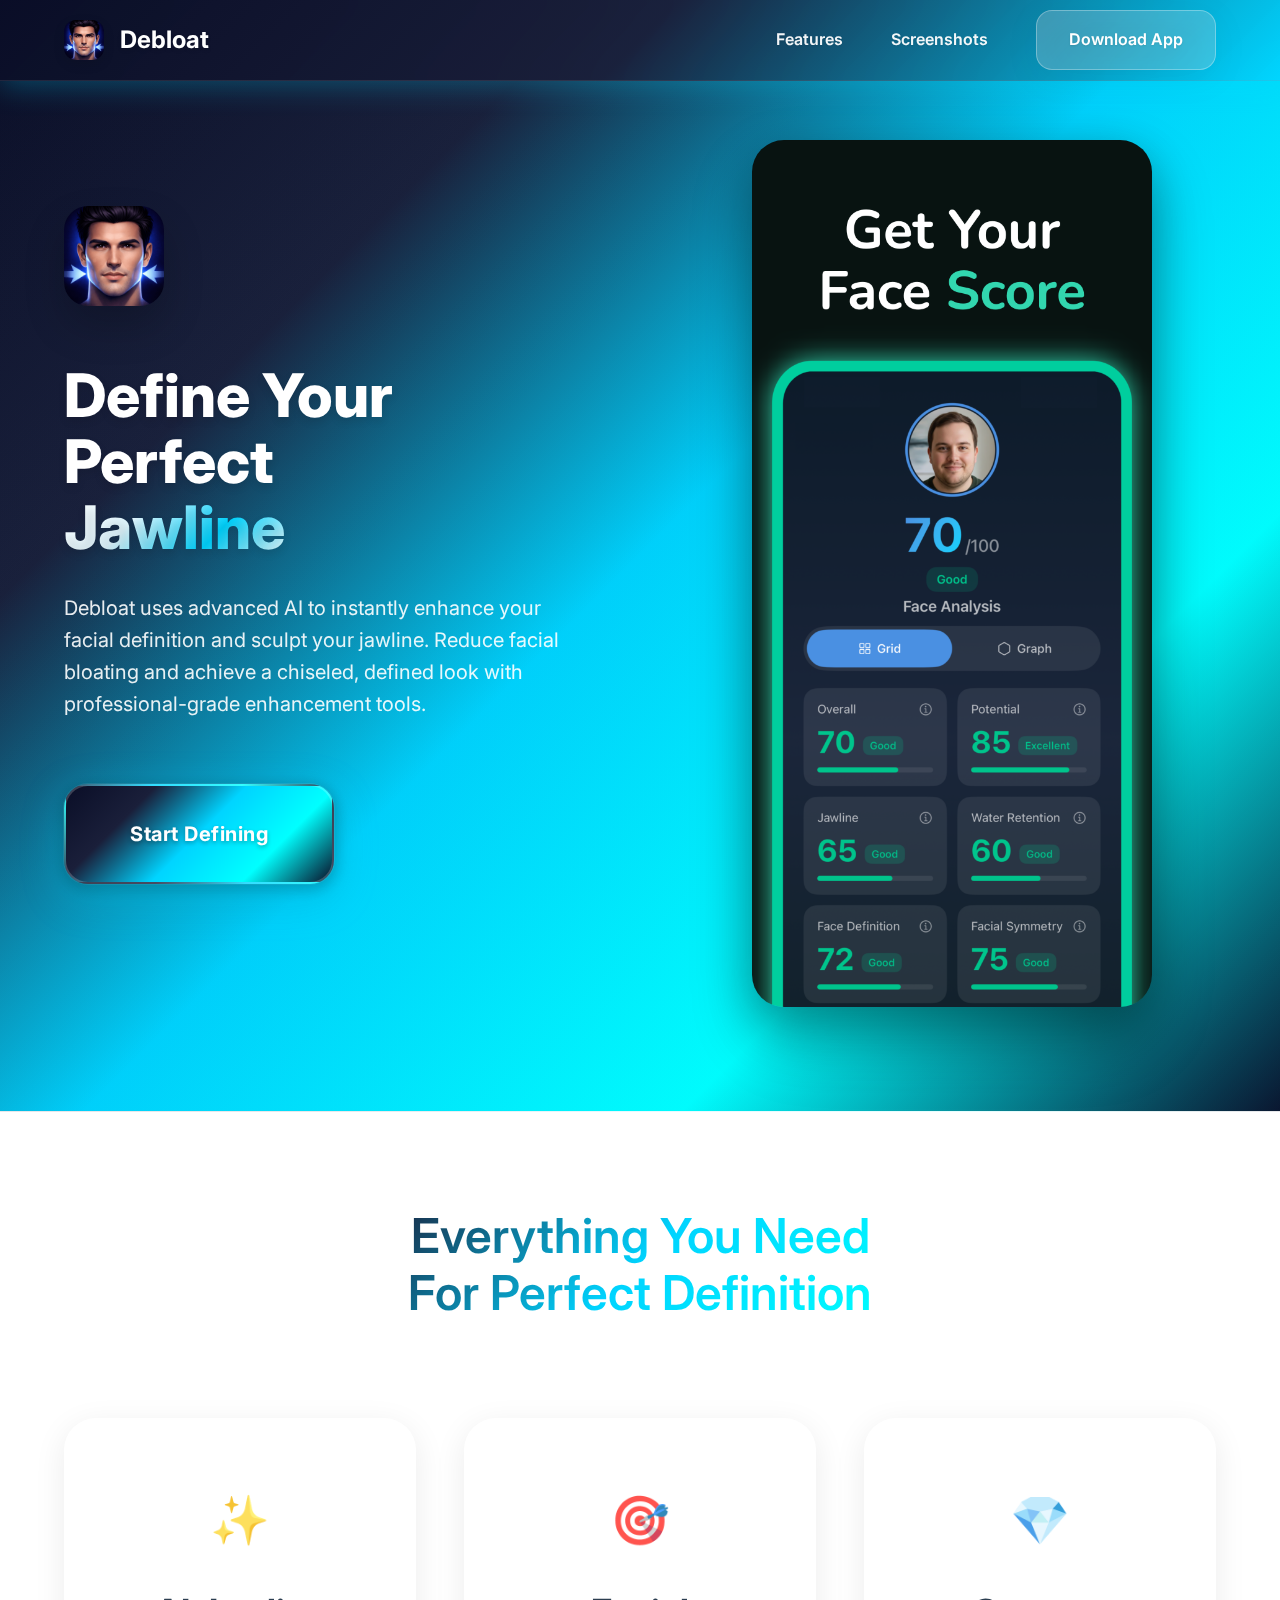
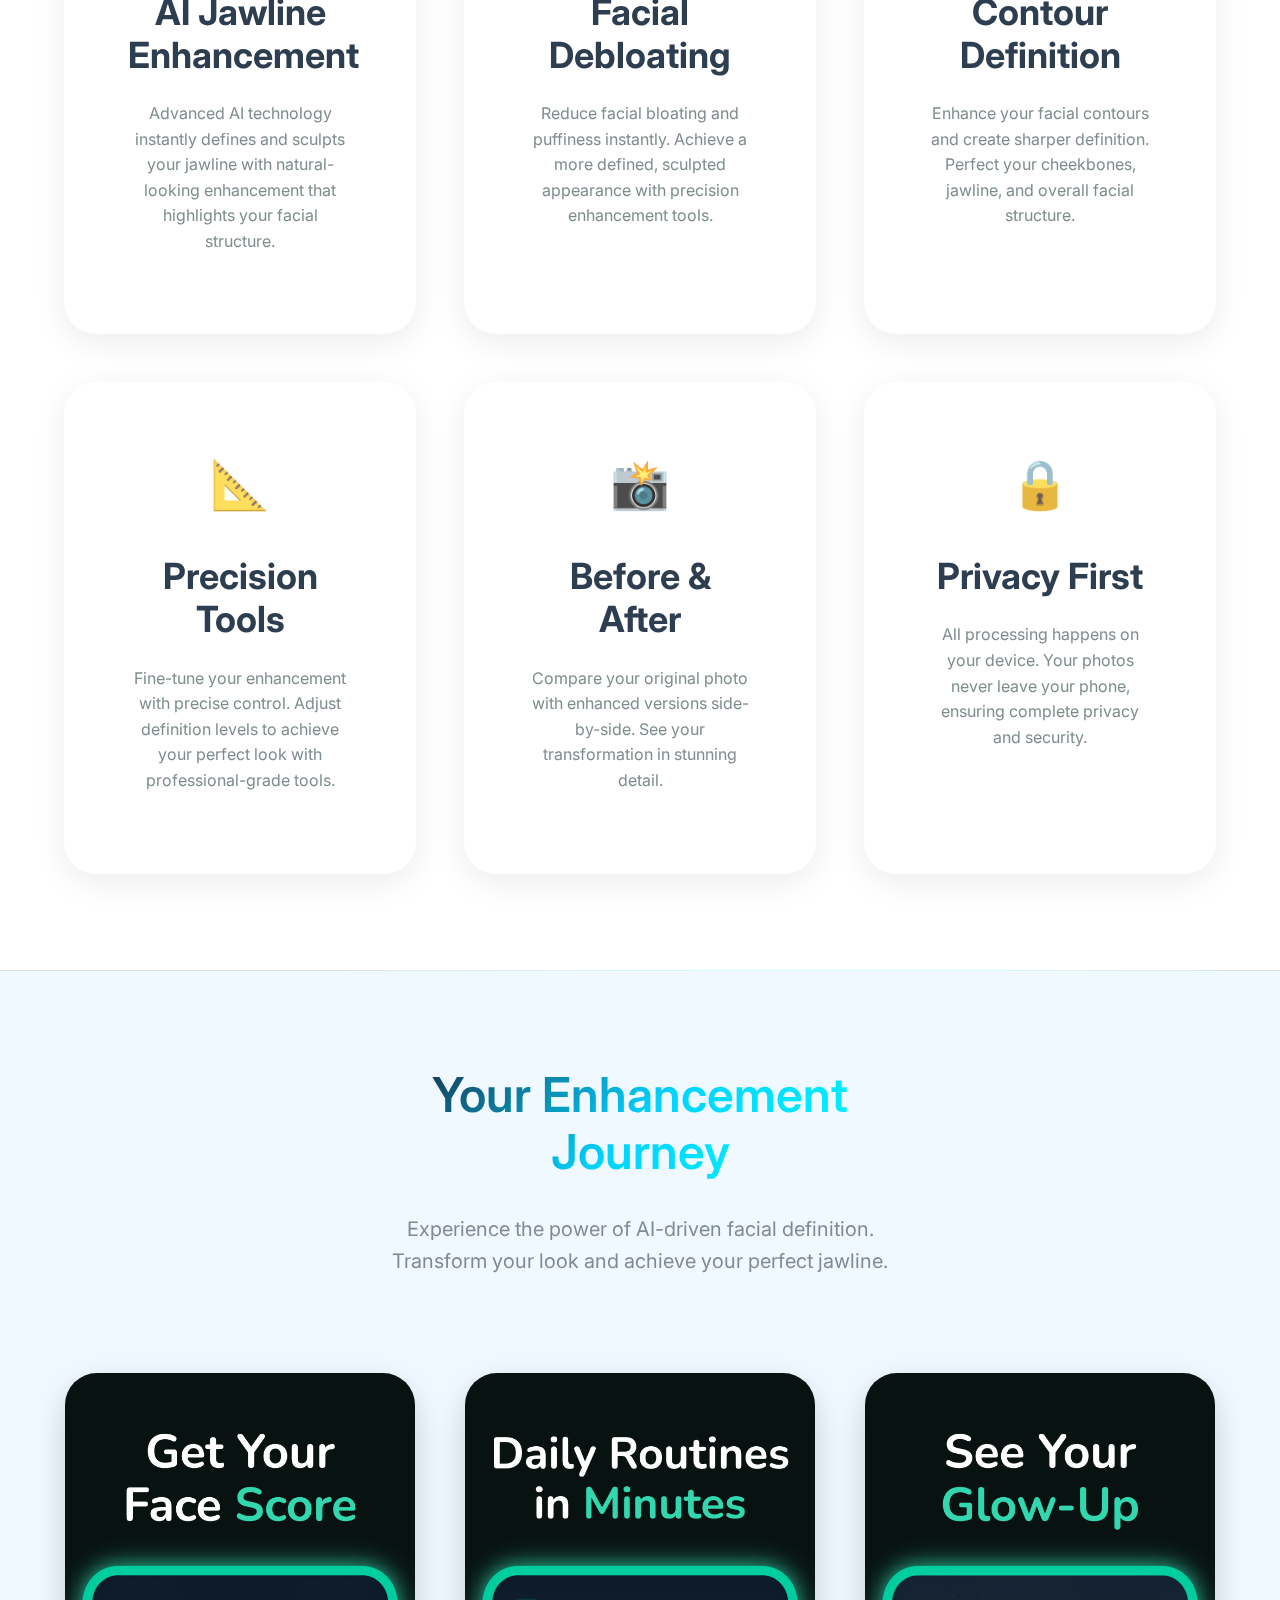
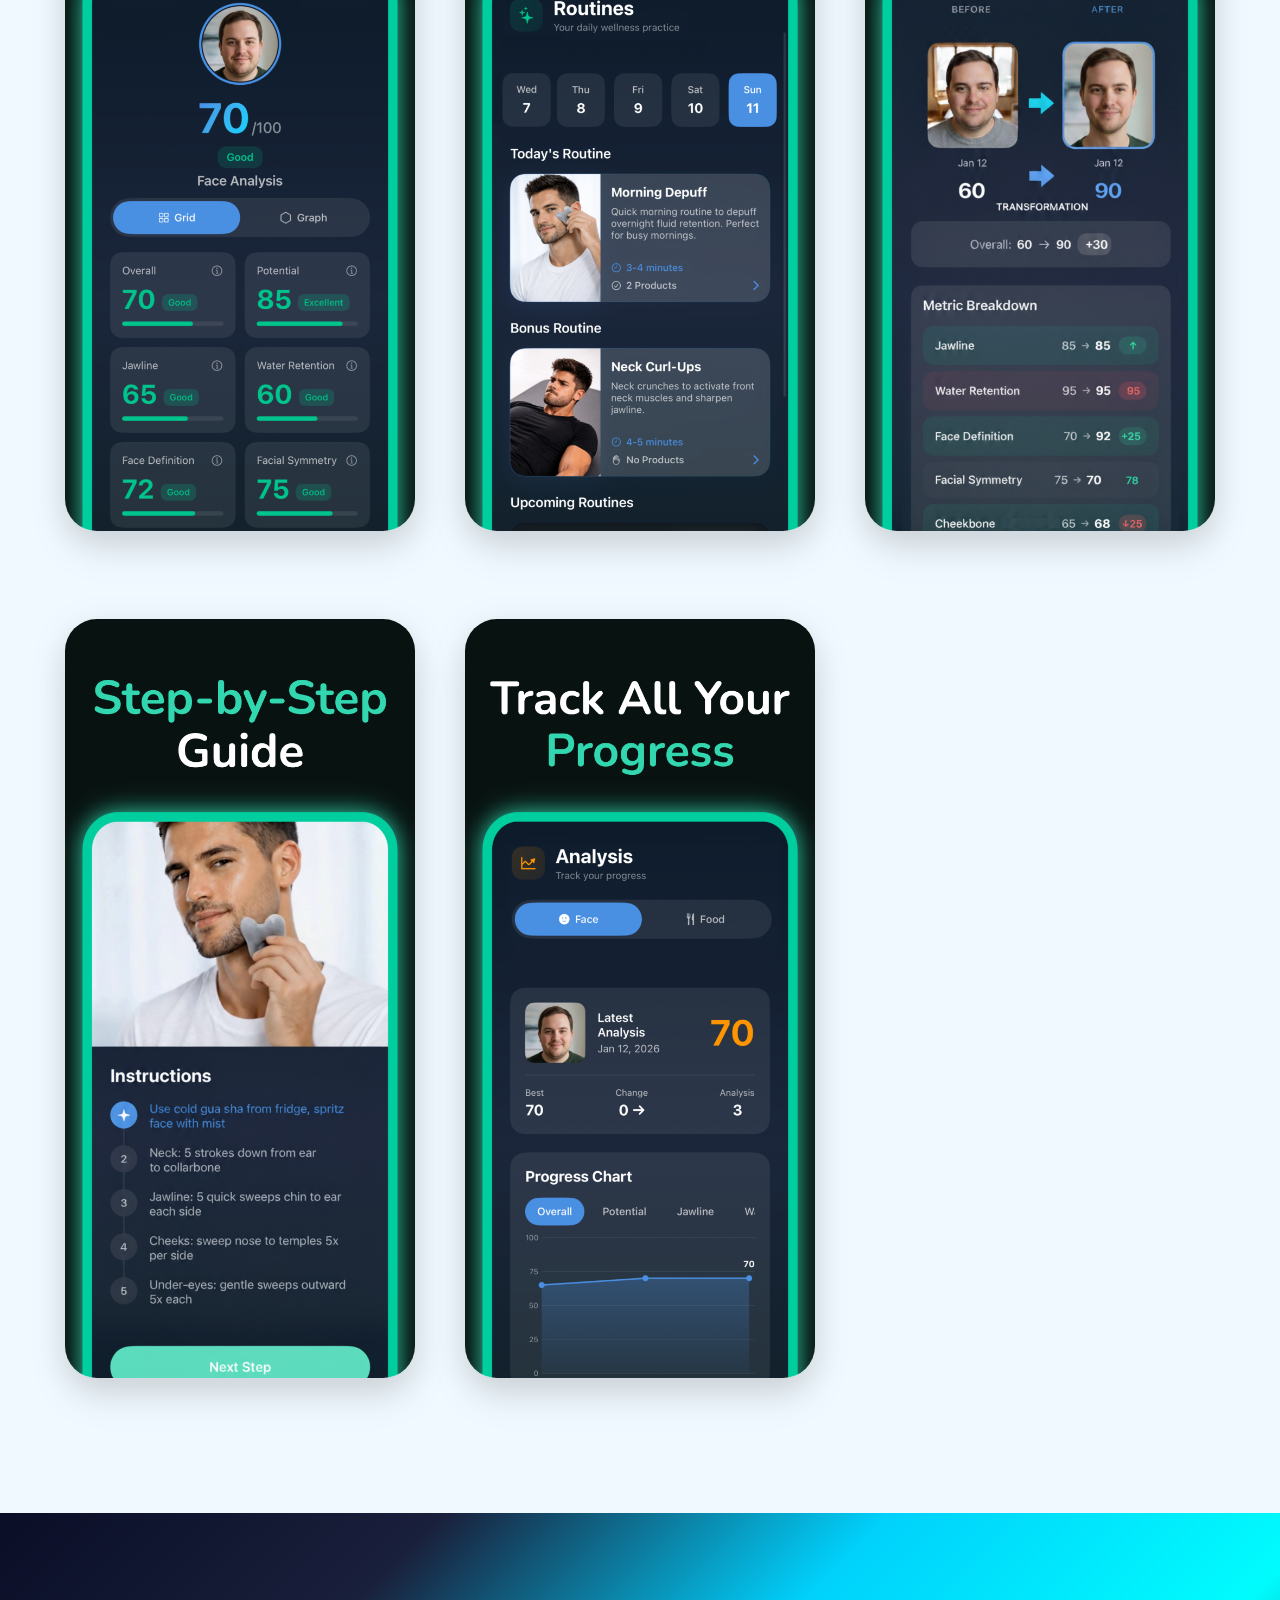
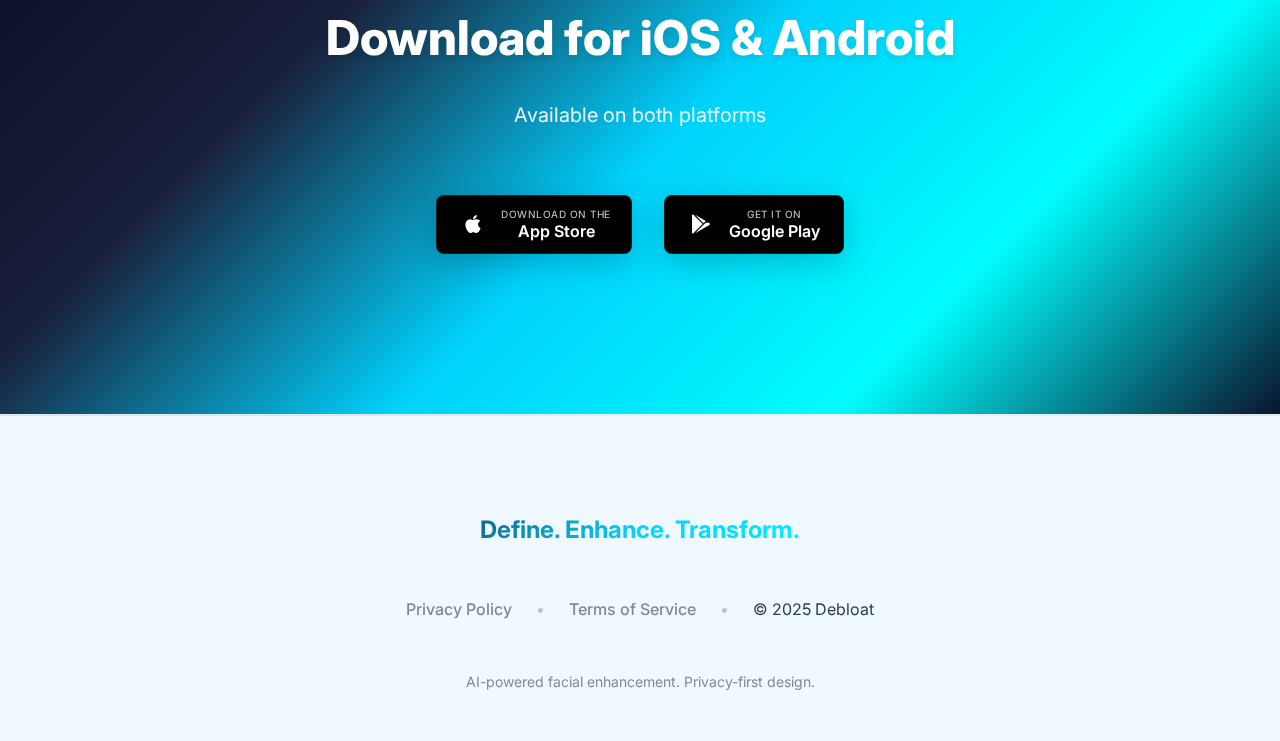
<file: index.html>
<!DOCTYPE html>
<html lang="en">
  <head>
    <meta charset="UTF-8" />
    <meta name="viewport" content="width=device-width, initial-scale=1.0" />
    <title>Debloat - Define Your Perfect Jawline</title>
    <meta
      name="description"
      content="Define your perfect jawline with AI-powered facial enhancement. Reduce facial bloating and achieve a sculpted, defined look instantly."
    />
    <meta
      name="keywords"
      content="facial definition, jawline enhancement, debloat, face sculpting, facial enhancement, mobile app, iOS, Android"
    />

    <!-- Open Graph / Facebook -->
    <meta property="og:type" content="website" />
    <meta property="og:url" content="https://debloat.app/" />
    <meta
      property="og:title"
      content="Debloat - Define Your Perfect Jawline"
    />
    <meta
      property="og:description"
      content="Define your perfect jawline with AI-powered facial enhancement. Reduce facial bloating and achieve a sculpted, defined look instantly."
    />
    <meta
      property="og:image"
      content="https://debloat.app/images/og-image.jpg"
    />

    <!-- Twitter -->
    <meta property="twitter:card" content="summary_large_image" />
    <meta property="twitter:url" content="https://debloat.app/" />
    <meta
      property="twitter:title"
      content="Debloat - Define Your Perfect Jawline"
    />
    <meta
      property="twitter:description"
      content="Define your perfect jawline with AI-powered facial enhancement. Reduce facial bloating and achieve a sculpted, defined look instantly."
    />
    <meta
      property="twitter:image"
      content="https://debloat.app/images/og-image.jpg"
    />

    <!-- Favicon -->
    <link rel="icon" type="image/png" href="images/icon.png" />

    <!-- CSS -->
    <link rel="stylesheet" href="styles.css" />

    <!-- Fonts -->
    <link rel="preconnect" href="https://fonts.googleapis.com" />
    <link rel="preconnect" href="https://fonts.gstatic.com" crossorigin />
    <link
      href="https://fonts.googleapis.com/css2?family=Inter:wght@300;400;500;600;700&display=swap"
      rel="stylesheet"
    />

    <!-- Structured Data -->
    <script type="application/ld+json">
      {
        "@context": "https://schema.org",
        "@type": "MobileApplication",
        "name": "Debloat",
        "description": "Define your perfect jawline with AI-powered facial enhancement",
        "operatingSystem": "iOS, Android",
        "applicationCategory": "Photography",
        "offers": {
          "@type": "Offer",
          "price": "0",
          "priceCurrency": "USD"
        }
      }
    </script>
  </head>
  <body>
    <!-- Navigation -->
    <nav class="navbar">
      <div class="nav-container">
        <div class="nav-logo">
          <img src="images/icon.png" alt="Debloat" class="logo" />
          <span class="logo-text">Debloat</span>
        </div>
        <div class="nav-menu">
          <a href="#features" class="nav-link">Features</a>
          <a href="#screenshots" class="nav-link">Screenshots</a>
          <a href="#download" class="nav-link download-btn">Download App</a>
        </div>
        <div class="nav-toggle">
          <span></span>
          <span></span>
          <span></span>
        </div>
      </div>
    </nav>

    <!-- Hero Section -->
    <section class="hero" id="hero">
      <div class="container">
        <div class="hero-content">
          <div class="hero-icon">
            <img src="images/icon.png" alt="Debloat" class="app-icon" />
          </div>
          <h1 class="hero-title">
            Define Your Perfect<br />
            <span class="gradient-text">Jawline</span>
          </h1>
          <p class="hero-subtitle">
            Debloat uses advanced AI to instantly enhance your facial definition and 
            sculpt your jawline. Reduce facial bloating and achieve a chiseled, 
            defined look with professional-grade enhancement tools.
          </p>
          <div class="hero-cta">
            <a href="#download" class="btn btn-primary">Start Defining</a>
          </div>
        </div>
        <div class="hero-screenshots">
          <div class="screenshot-main">
            <img
              src="images/01.png"
              alt="Debloat Facial Enhancement Interface"
              class="main-screenshot"
            />
          </div>
        </div>
      </div>
    </section>

    <!-- Features Section -->
    <section class="features" id="features">
      <div class="container">
        <div class="section-header">
          <h2>Everything You Need<br />For Perfect Definition</h2>
        </div>
        <div class="features-grid">
          <div class="feature-card">
            <div class="feature-icon">✨</div>
            <h3>AI Jawline Enhancement</h3>
            <p>
              Advanced AI technology instantly defines and sculpts your jawline with 
              natural-looking enhancement that highlights your facial structure.
            </p>
          </div>
          <div class="feature-card">
            <div class="feature-icon">🎯</div>
            <h3>Facial Debloating</h3>
            <p>
              Reduce facial bloating and puffiness instantly. Achieve a more defined, 
              sculpted appearance with precision enhancement tools.
            </p>
          </div>
          <div class="feature-card">
            <div class="feature-icon">💎</div>
            <h3>Contour Definition</h3>
            <p>
              Enhance your facial contours and create sharper definition. Perfect your 
              cheekbones, jawline, and overall facial structure.
            </p>
          </div>
          <div class="feature-card">
            <div class="feature-icon">📐</div>
            <h3>Precision Tools</h3>
            <p>
              Fine-tune your enhancement with precise control. Adjust definition levels 
              to achieve your perfect look with professional-grade tools.
            </p>
          </div>
          <div class="feature-card">
            <div class="feature-icon">📸</div>
            <h3>Before & After</h3>
            <p>
              Compare your original photo with enhanced versions side-by-side. 
              See your transformation in stunning detail.
            </p>
          </div>
          <div class="feature-card">
            <div class="feature-icon">🔒</div>
            <h3>Privacy First</h3>
            <p>
              All processing happens on your device. Your photos never leave your phone, 
              ensuring complete privacy and security.
            </p>
          </div>
        </div>
      </div>
    </section>

    <!-- Screenshots Section -->
    <section class="screenshots" id="screenshots">
      <div class="container">
        <div class="section-header">
          <h2>Your Enhancement<br />Journey</h2>
          <p>
            Experience the power of AI-driven facial definition.<br />
            Transform your look and achieve your perfect jawline.
          </p>
        </div>
        <div class="screenshots-grid">
          <div class="screenshot">
            <img
              src="images/01.png"
              alt="Debloat Main Interface"
            />
          </div>
          <div class="screenshot">
            <img
              src="images/02.png"
              alt="Debloat Enhancement Tools"
            />
          </div>
          <div class="screenshot">
            <img
              src="images/03.png"
              alt="Debloat Definition View"
            />
          </div>
          <div class="screenshot">
            <img
              src="images/04.png"
              alt="Debloat Precision Controls"
            />
          </div>
          <div class="screenshot">
            <img
              src="images/05.png"
              alt="Debloat Results"
            />
          </div>
        </div>
      </div>
    </section>

    <!-- Download Section -->
    <section class="download" id="download">
      <div class="container">
        <div class="download-content">
          <h2>Download for iOS & Android</h2>
          <p>Available on both platforms</p>
          <div class="download-buttons">
            <a href="https://apps.apple.com/app/id6757639856" class="download-btn app-store" target="_blank" rel="noopener noreferrer">
              <div class="store-button">
                <div class="store-icon">
                  <svg width="24" height="24" viewBox="0 0 24 24" fill="currentColor">
                    <path d="M17.05 20.28c-.98.95-2.05.88-3.08.4-1.09-.5-2.08-.48-3.24 0-1.44.62-2.2.44-3.06-.4C2.79 15.25 3.51 7.59 9.05 7.31c1.35.07 2.29.74 3.08.8 1.18-.24 2.31-.93 3.57-.84 1.51.12 2.65.72 3.4 1.8-3.12 1.87-2.38 5.98.48 7.13-.57 1.5-1.31 2.99-2.54 4.09l.01-.01zM12.03 7.25c-.15-2.23 1.66-4.07 3.74-4.25.29 2.58-2.34 4.5-3.74 4.25z"/>
                  </svg>
                </div>
                <div class="store-text">
                  <div class="store-label">Download on the</div>
                  <div class="store-name">App Store</div>
                </div>
              </div>
            </a>
            <a href="#" class="download-btn google-play">
              <div class="store-button">
                <div class="store-icon">
                  <svg width="24" height="24" viewBox="0 0 24 24" fill="currentColor">
                    <path d="M3,20.5V3.5C3,2.91 3.34,2.39 3.84,2.15L13.69,12L3.84,21.85C3.34,21.6 3,21.09 3,20.5M16.81,15.12L6.05,21.34L14.54,12.85L16.81,15.12M20.16,10.81C20.5,11.08 20.75,11.5 20.75,12C20.75,12.5 20.5,12.92 20.16,13.19L16.81,15.12L14.54,12.85L16.81,10.81L20.16,10.81M6.05,2.66L16.81,8.88L14.54,11.15L6.05,2.66Z"/>
                  </svg>
                </div>
                <div class="store-text">
                  <div class="store-label">GET IT ON</div>
                  <div class="store-name">Google Play</div>
                </div>
              </div>
            </a>
          </div>
        </div>
      </div>
    </section>

    <!-- Footer -->
    <footer class="footer">
      <div class="container">
        <div class="footer-content">
          <div class="footer-tagline">
            <p>Define. Enhance. Transform.</p>
          </div>
          <div class="footer-links">
            <a href="privacy.html">Privacy Policy</a>
            <span class="separator">•</span>
            <a href="terms.html">Terms of Service</a>
            <span class="separator">•</span>
            <span>© 2025 Debloat</span>
          </div>
          <div class="footer-note">
            <p>AI-powered facial enhancement. Privacy-first design.</p>
          </div>
        </div>
      </div>
    </footer>

    <!-- JavaScript -->
    <script src="script.js"></script>
  </body>
</html>
</file>
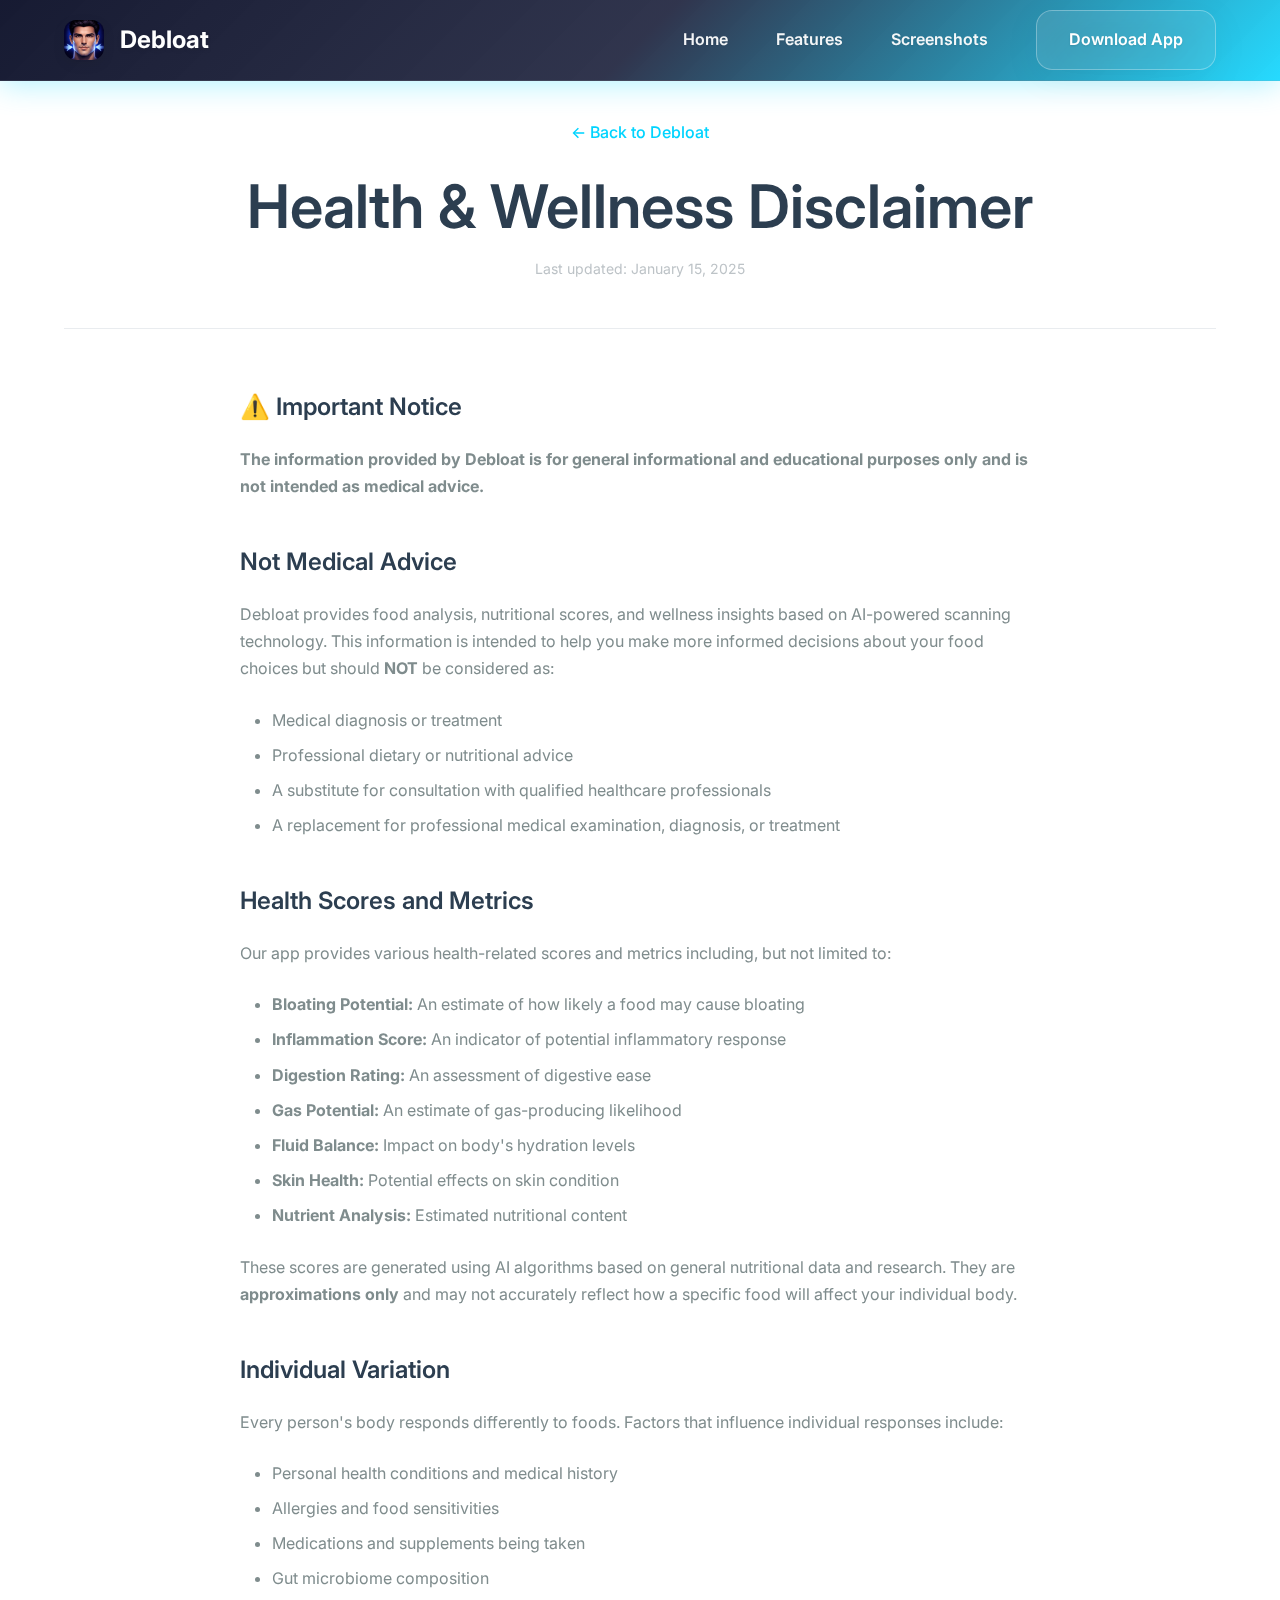
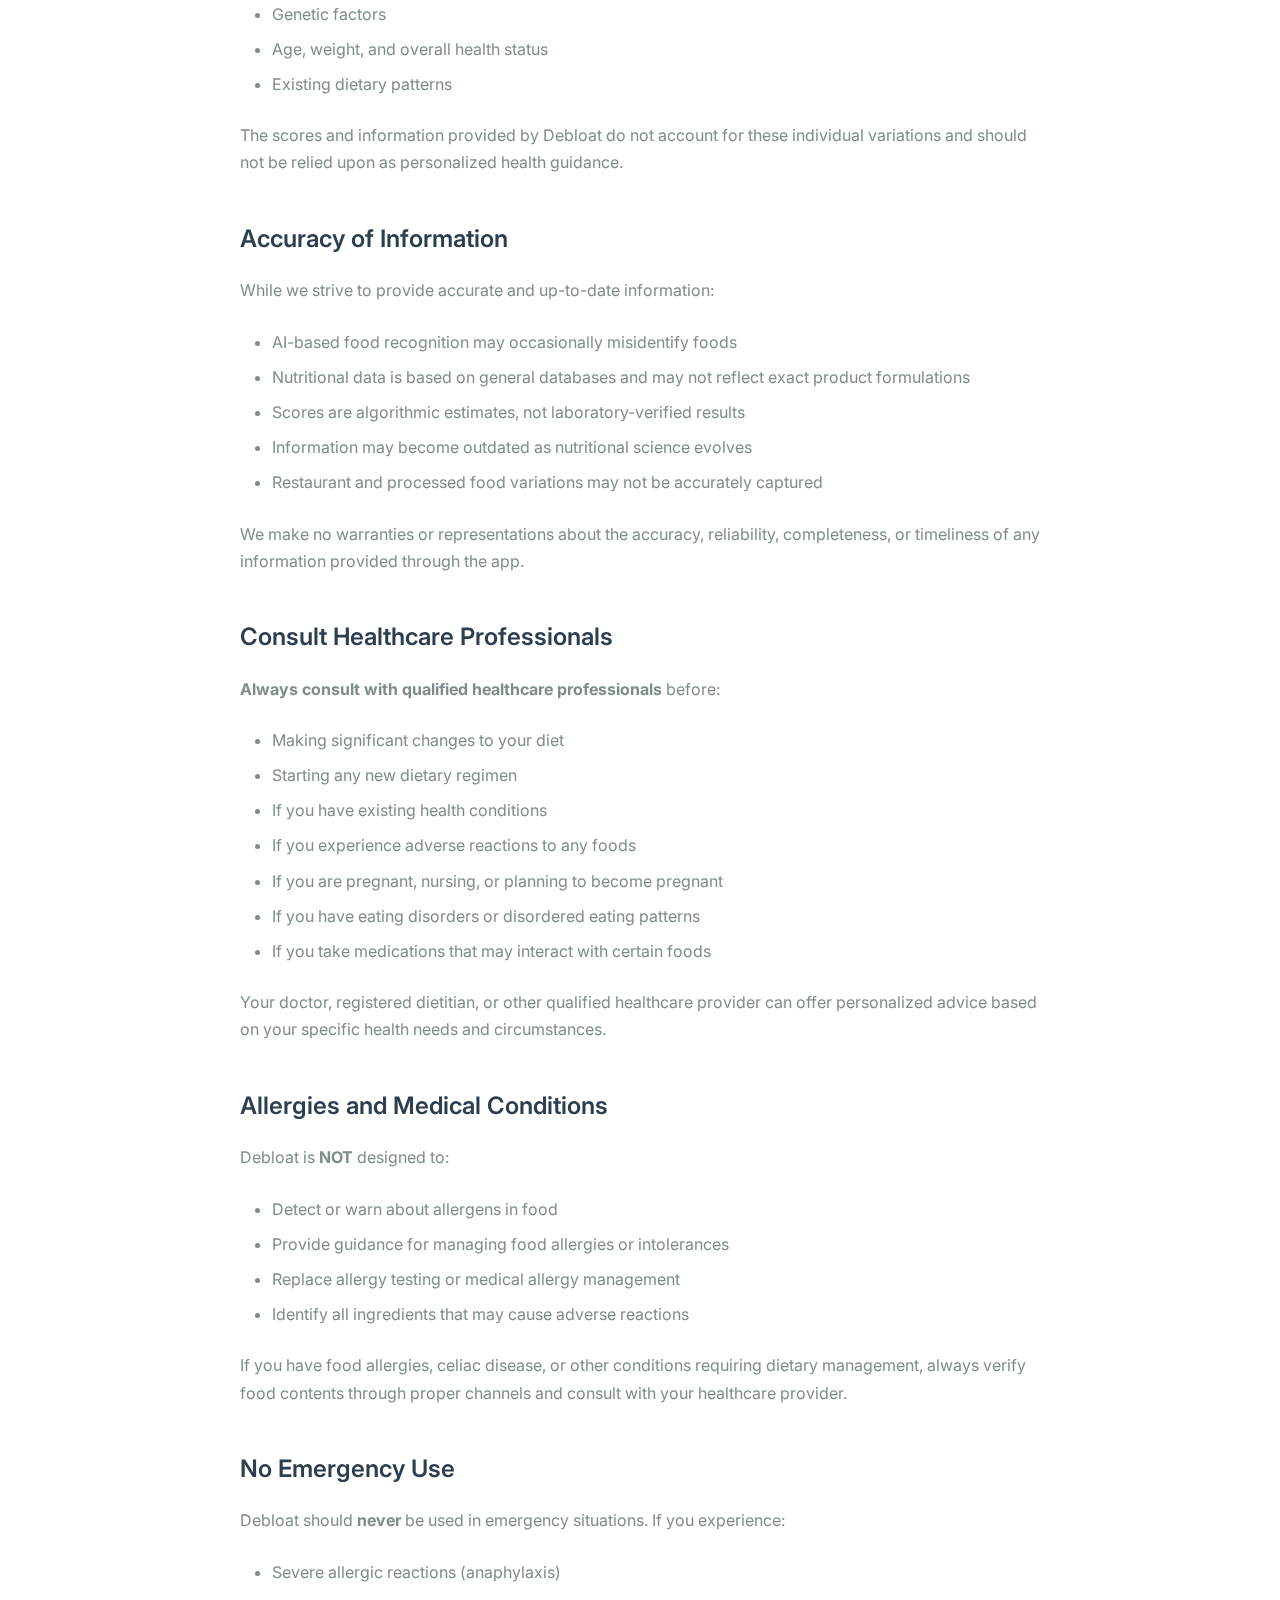
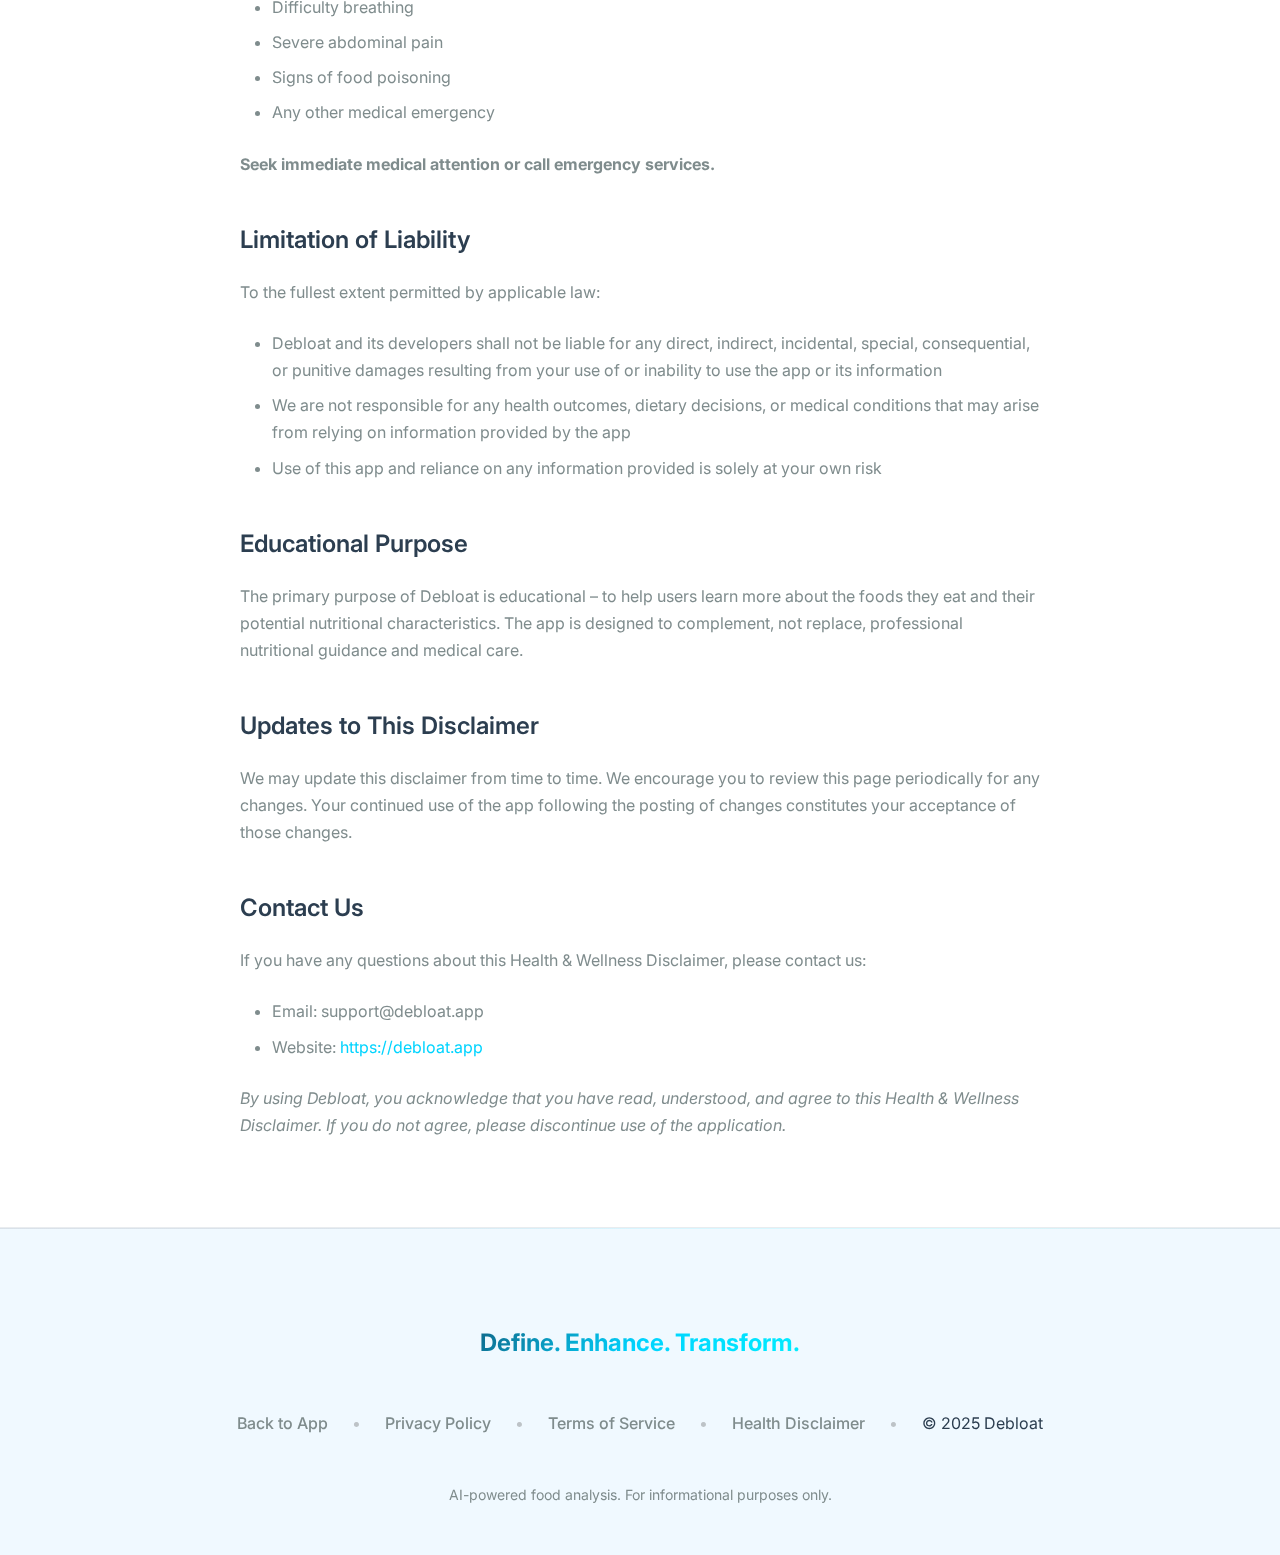
<file: disclaimer.html>
<!DOCTYPE html>
<html lang="en">
  <head>
    <meta charset="UTF-8" />
    <meta name="viewport" content="width=device-width, initial-scale=1.0" />
    <title>Health & Wellness Disclaimer - Debloat</title>
    <meta
      name="description"
      content="Health and wellness information disclaimer for Debloat food scanning app. Important information about our nutritional analysis and health scores."
    />

    <!-- Favicon -->
    <link rel="icon" type="image/png" href="images/icon.png" />

    <!-- CSS -->
    <link rel="stylesheet" href="styles.css" />

    <!-- Fonts -->
    <link rel="preconnect" href="https://fonts.googleapis.com" />
    <link rel="preconnect" href="https://fonts.gstatic.com" crossorigin />
    <link
      href="https://fonts.googleapis.com/css2?family=Inter:wght@300;400;500;600;700&display=swap"
      rel="stylesheet"
    />
  </head>
  <body>
    <!-- Navigation -->
    <nav class="navbar">
      <div class="nav-container">
        <div class="nav-logo">
          <img src="images/icon.png" alt="Debloat" class="logo" />
          <span class="logo-text">Debloat</span>
        </div>
        <div class="nav-menu">
          <a href="index.html" class="nav-link">Home</a>
          <a href="index.html#features" class="nav-link">Features</a>
          <a href="index.html#screenshots" class="nav-link">Screenshots</a>
          <a href="index.html#download" class="nav-link download-btn"
            >Download App</a
          >
        </div>
        <div class="nav-toggle">
          <span></span>
          <span></span>
          <span></span>
        </div>
      </div>
    </nav>

    <!-- Disclaimer Content -->
    <section class="privacy-content">
      <div class="container">
        <div class="privacy-header">
          <a href="index.html" class="back-link">← Back to Debloat</a>
          <h1>Health & Wellness Disclaimer</h1>
          <p class="last-updated">Last updated: January 15, 2025</p>
        </div>

        <div class="privacy-body">
          <div class="disclaimer-notice">
            <h2>⚠️ Important Notice</h2>
            <p>
              <strong>The information provided by Debloat is for general informational 
              and educational purposes only and is not intended as medical advice.</strong>
            </p>
          </div>

          <h2>Not Medical Advice</h2>
          <p>
            Debloat provides food analysis, nutritional scores, and wellness insights 
            based on AI-powered scanning technology. This information is intended to 
            help you make more informed decisions about your food choices but should 
            <strong>NOT</strong> be considered as:
          </p>
          <ul>
            <li>Medical diagnosis or treatment</li>
            <li>Professional dietary or nutritional advice</li>
            <li>A substitute for consultation with qualified healthcare professionals</li>
            <li>A replacement for professional medical examination, diagnosis, or treatment</li>
          </ul>

          <h2>Health Scores and Metrics</h2>
          <p>
            Our app provides various health-related scores and metrics including, but not limited to:
          </p>
          <ul>
            <li><strong>Bloating Potential:</strong> An estimate of how likely a food may cause bloating</li>
            <li><strong>Inflammation Score:</strong> An indicator of potential inflammatory response</li>
            <li><strong>Digestion Rating:</strong> An assessment of digestive ease</li>
            <li><strong>Gas Potential:</strong> An estimate of gas-producing likelihood</li>
            <li><strong>Fluid Balance:</strong> Impact on body's hydration levels</li>
            <li><strong>Skin Health:</strong> Potential effects on skin condition</li>
            <li><strong>Nutrient Analysis:</strong> Estimated nutritional content</li>
          </ul>
          <p>
            These scores are generated using AI algorithms based on general nutritional 
            data and research. They are <strong>approximations only</strong> and may not 
            accurately reflect how a specific food will affect your individual body.
          </p>

          <h2>Individual Variation</h2>
          <p>
            Every person's body responds differently to foods. Factors that influence 
            individual responses include:
          </p>
          <ul>
            <li>Personal health conditions and medical history</li>
            <li>Allergies and food sensitivities</li>
            <li>Medications and supplements being taken</li>
            <li>Gut microbiome composition</li>
            <li>Genetic factors</li>
            <li>Age, weight, and overall health status</li>
            <li>Existing dietary patterns</li>
          </ul>
          <p>
            The scores and information provided by Debloat do not account for these 
            individual variations and should not be relied upon as personalized health guidance.
          </p>

          <h2>Accuracy of Information</h2>
          <p>
            While we strive to provide accurate and up-to-date information:
          </p>
          <ul>
            <li>AI-based food recognition may occasionally misidentify foods</li>
            <li>Nutritional data is based on general databases and may not reflect exact product formulations</li>
            <li>Scores are algorithmic estimates, not laboratory-verified results</li>
            <li>Information may become outdated as nutritional science evolves</li>
            <li>Restaurant and processed food variations may not be accurately captured</li>
          </ul>
          <p>
            We make no warranties or representations about the accuracy, reliability, 
            completeness, or timeliness of any information provided through the app.
          </p>

          <h2>Consult Healthcare Professionals</h2>
          <p>
            <strong>Always consult with qualified healthcare professionals</strong> before:
          </p>
          <ul>
            <li>Making significant changes to your diet</li>
            <li>Starting any new dietary regimen</li>
            <li>If you have existing health conditions</li>
            <li>If you experience adverse reactions to any foods</li>
            <li>If you are pregnant, nursing, or planning to become pregnant</li>
            <li>If you have eating disorders or disordered eating patterns</li>
            <li>If you take medications that may interact with certain foods</li>
          </ul>
          <p>
            Your doctor, registered dietitian, or other qualified healthcare provider 
            can offer personalized advice based on your specific health needs and circumstances.
          </p>

          <h2>Allergies and Medical Conditions</h2>
          <p>
            Debloat is <strong>NOT</strong> designed to:
          </p>
          <ul>
            <li>Detect or warn about allergens in food</li>
            <li>Provide guidance for managing food allergies or intolerances</li>
            <li>Replace allergy testing or medical allergy management</li>
            <li>Identify all ingredients that may cause adverse reactions</li>
          </ul>
          <p>
            If you have food allergies, celiac disease, or other conditions requiring 
            dietary management, always verify food contents through proper channels 
            and consult with your healthcare provider.
          </p>

          <h2>No Emergency Use</h2>
          <p>
            Debloat should <strong>never</strong> be used in emergency situations. 
            If you experience:
          </p>
          <ul>
            <li>Severe allergic reactions (anaphylaxis)</li>
            <li>Difficulty breathing</li>
            <li>Severe abdominal pain</li>
            <li>Signs of food poisoning</li>
            <li>Any other medical emergency</li>
          </ul>
          <p>
            <strong>Seek immediate medical attention or call emergency services.</strong>
          </p>

          <h2>Limitation of Liability</h2>
          <p>
            To the fullest extent permitted by applicable law:
          </p>
          <ul>
            <li>
              Debloat and its developers shall not be liable for any direct, indirect, 
              incidental, special, consequential, or punitive damages resulting from 
              your use of or inability to use the app or its information
            </li>
            <li>
              We are not responsible for any health outcomes, dietary decisions, or 
              medical conditions that may arise from relying on information provided 
              by the app
            </li>
            <li>
              Use of this app and reliance on any information provided is solely at 
              your own risk
            </li>
          </ul>

          <h2>Educational Purpose</h2>
          <p>
            The primary purpose of Debloat is educational – to help users learn more 
            about the foods they eat and their potential nutritional characteristics. 
            The app is designed to complement, not replace, professional nutritional 
            guidance and medical care.
          </p>

          <h2>Updates to This Disclaimer</h2>
          <p>
            We may update this disclaimer from time to time. We encourage you to 
            review this page periodically for any changes. Your continued use of 
            the app following the posting of changes constitutes your acceptance 
            of those changes.
          </p>

          <h2>Contact Us</h2>
          <p>
            If you have any questions about this Health & Wellness Disclaimer, 
            please contact us:
          </p>
          <ul>
            <li>Email: support@debloat.app</li>
            <li>
              Website:
              <a href="https://debloat.app">https://debloat.app</a>
            </li>
          </ul>

          <div class="disclaimer-footer">
            <p>
              <em>
                By using Debloat, you acknowledge that you have read, understood, 
                and agree to this Health & Wellness Disclaimer. If you do not agree, 
                please discontinue use of the application.
              </em>
            </p>
          </div>
        </div>
      </div>
    </section>

    <!-- Footer -->
    <footer class="footer">
      <div class="container">
        <div class="footer-content">
          <div class="footer-tagline">
            <p>Define. Enhance. Transform.</p>
          </div>
          <div class="footer-links">
            <a href="index.html">Back to App</a>
            <span class="separator">•</span>
            <a href="privacy.html">Privacy Policy</a>
            <span class="separator">•</span>
            <a href="terms.html">Terms of Service</a>
            <span class="separator">•</span>
            <a href="disclaimer.html">Health Disclaimer</a>
            <span class="separator">•</span>
            <span>© 2025 Debloat</span>
          </div>
          <div class="footer-note">
            <p>AI-powered food analysis. For informational purposes only.</p>
          </div>
        </div>
      </div>
    </footer>

    <!-- JavaScript -->
    <script src="script.js"></script>
  </body>
</html>
</file>
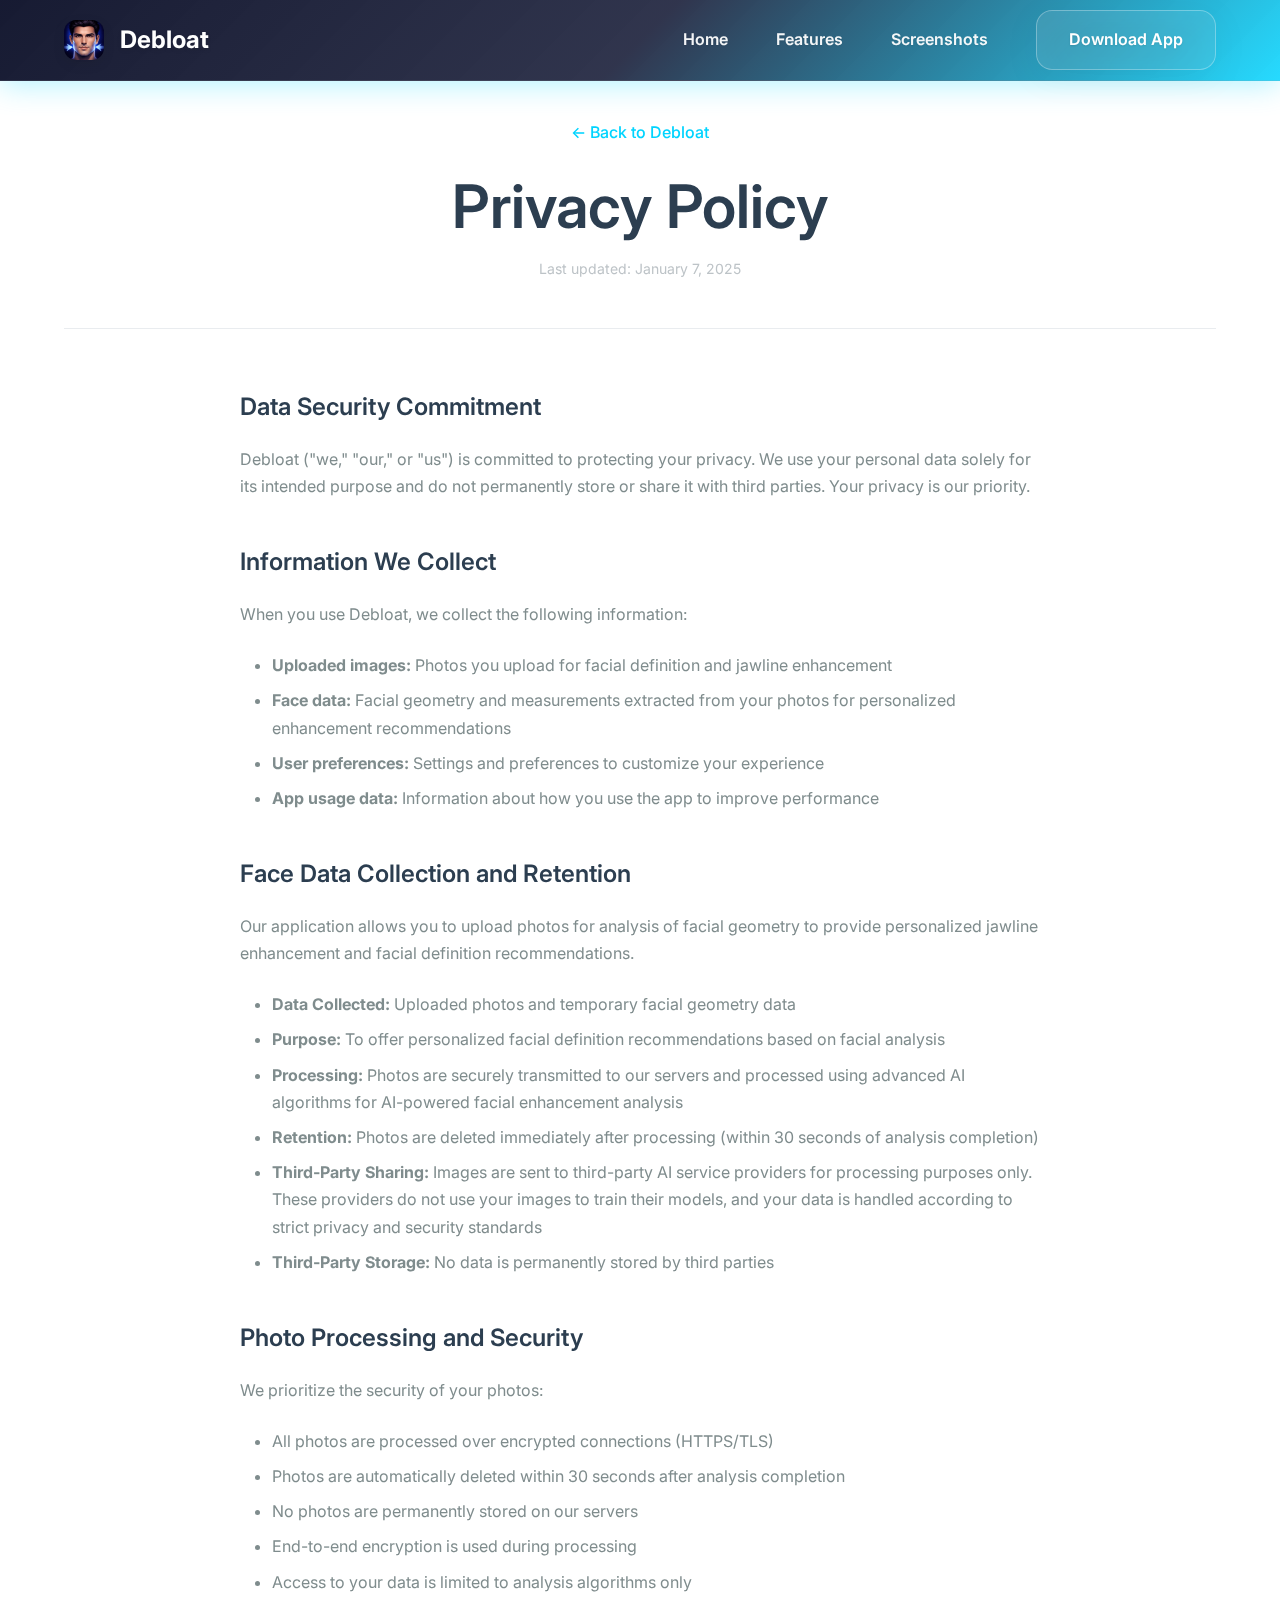
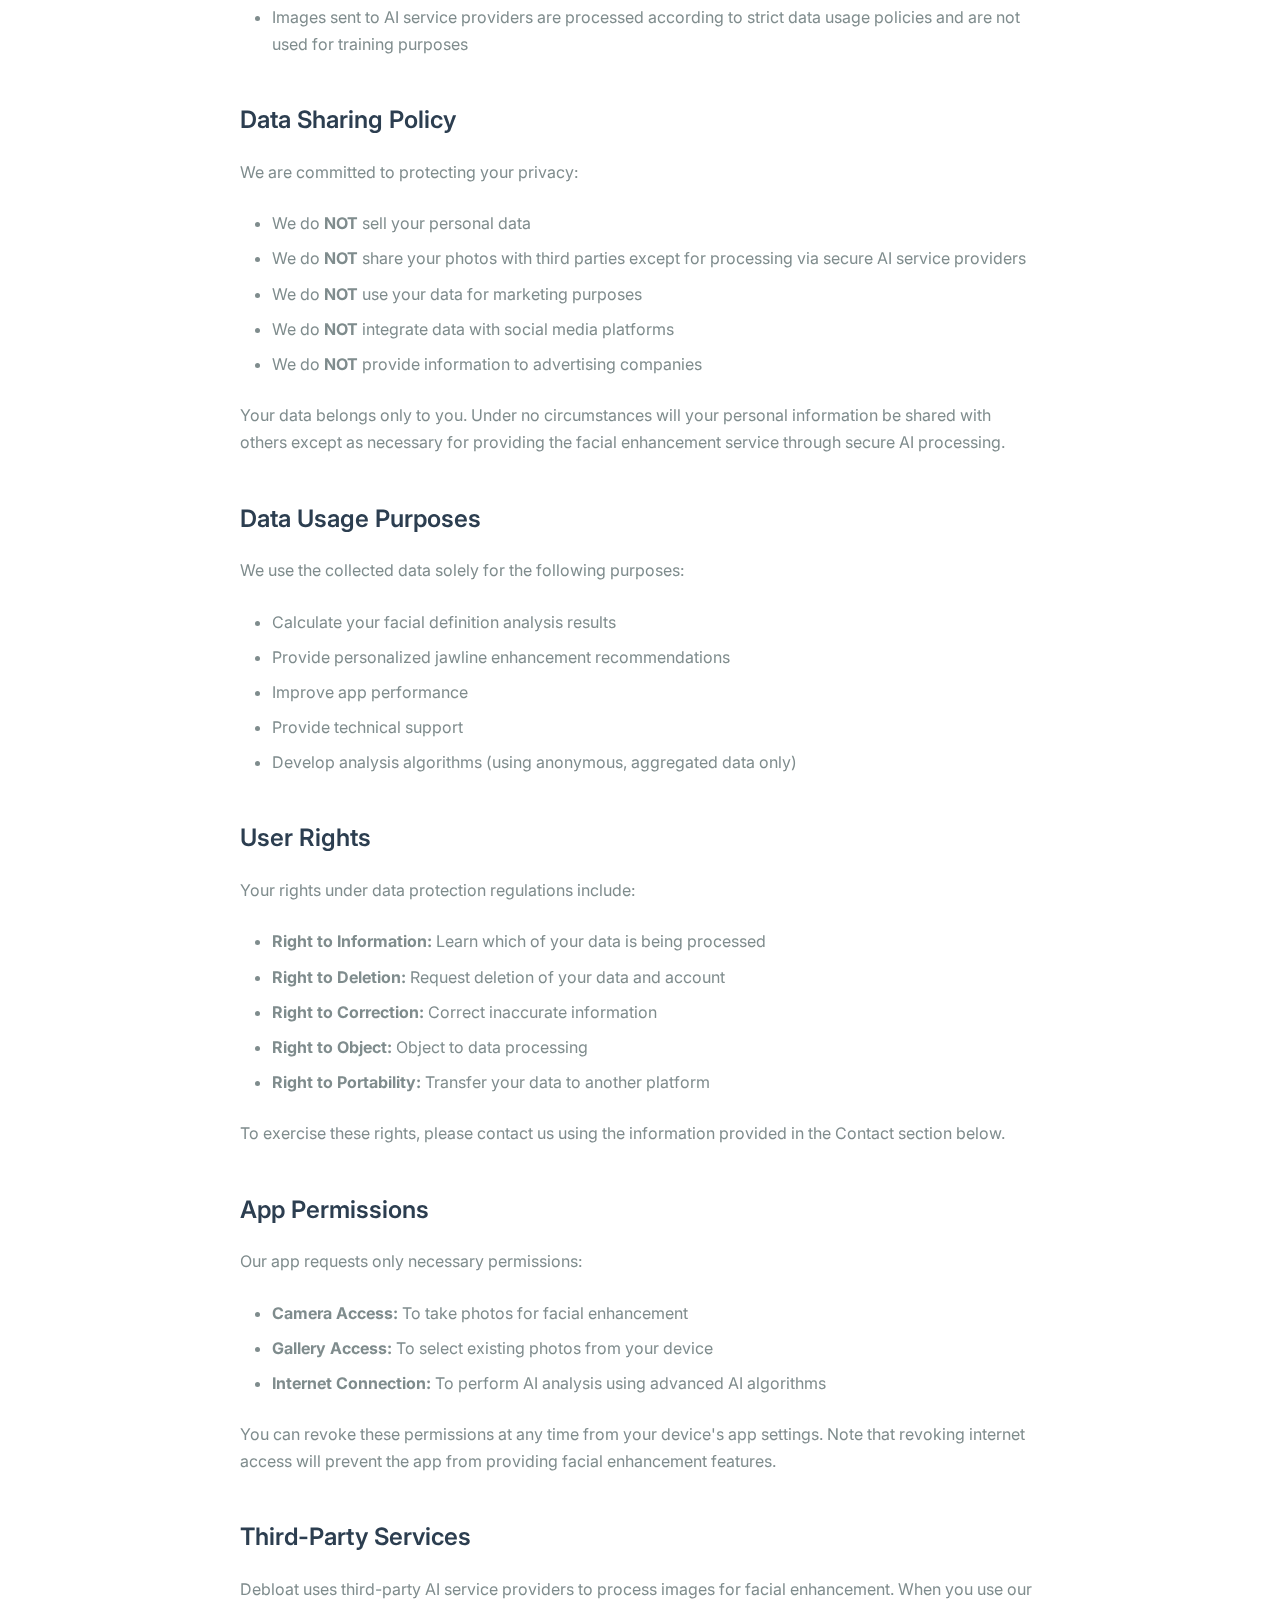
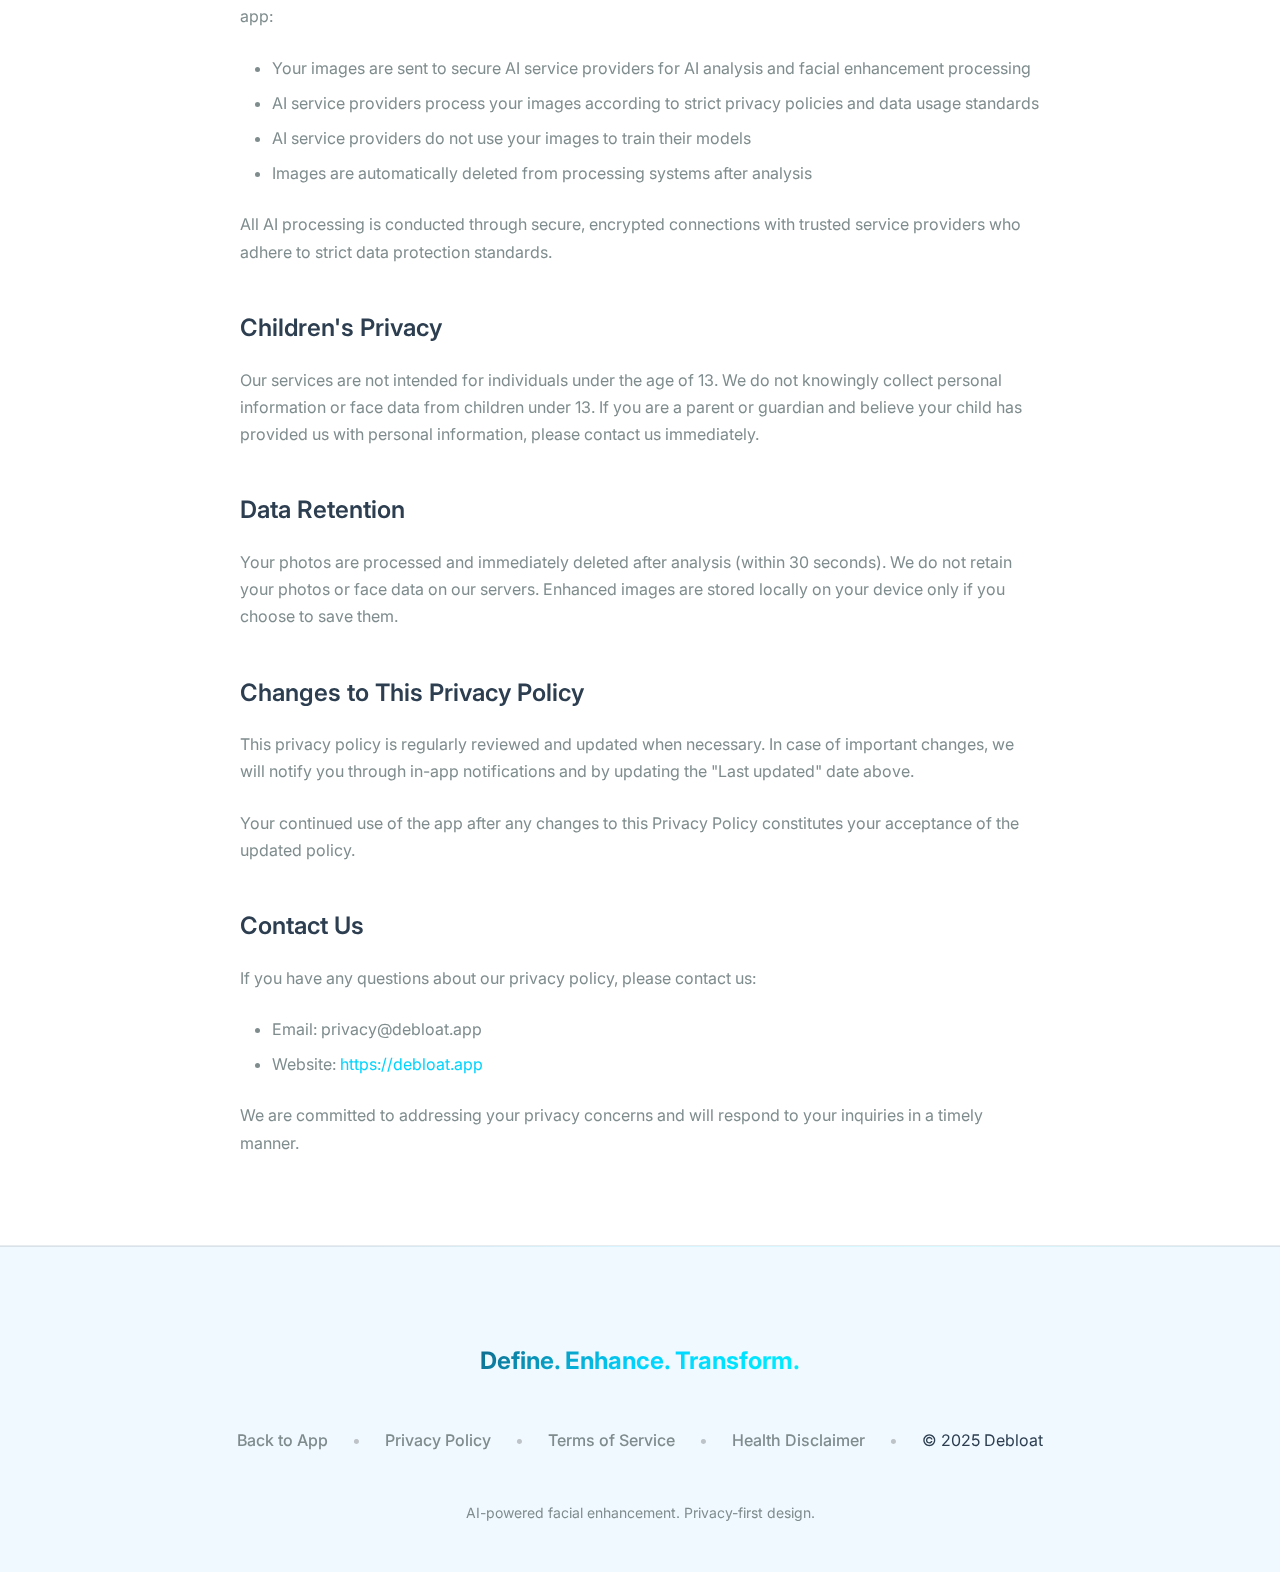
<file: privacy.html>
<!DOCTYPE html>
<html lang="en">
  <head>
    <meta charset="UTF-8" />
    <meta name="viewport" content="width=device-width, initial-scale=1.0" />
    <title>Privacy Policy - Debloat</title>
    <meta
      name="description"
      content="Debloat Privacy Policy - Learn how we protect your privacy and handle your data."
    />

    <!-- Favicon -->
    <link rel="icon" type="image/png" href="images/icon.png" />

    <!-- CSS -->
    <link rel="stylesheet" href="styles.css" />

    <!-- Fonts -->
    <link rel="preconnect" href="https://fonts.googleapis.com" />
    <link rel="preconnect" href="https://fonts.gstatic.com" crossorigin />
    <link
      href="https://fonts.googleapis.com/css2?family=Inter:wght@300;400;500;600;700&display=swap"
      rel="stylesheet"
    />
  </head>
  <body>
    <!-- Navigation -->
    <nav class="navbar">
      <div class="nav-container">
        <div class="nav-logo">
          <img src="images/icon.png" alt="Debloat" class="logo" />
          <span class="logo-text">Debloat</span>
        </div>
        <div class="nav-menu">
          <a href="index.html" class="nav-link">Home</a>
          <a href="index.html#features" class="nav-link">Features</a>
          <a href="index.html#screenshots" class="nav-link">Screenshots</a>
          <a href="index.html#download" class="nav-link download-btn"
            >Download App</a
          >
        </div>
        <div class="nav-toggle">
          <span></span>
          <span></span>
          <span></span>
        </div>
      </div>
    </nav>

    <!-- Privacy Policy Content -->
    <section class="privacy-content">
      <div class="container">
        <div class="privacy-header">
          <a href="index.html" class="back-link">← Back to Debloat</a>
          <h1>Privacy Policy</h1>
          <p class="last-updated">Last updated: January 7, 2025</p>
        </div>

        <div class="privacy-body">
          <h2>Data Security Commitment</h2>
          <p>
            Debloat ("we," "our," or "us") is committed to protecting your
            privacy. We use your personal data solely for its intended purpose
            and do not permanently store or share it with third parties. Your
            privacy is our priority.
          </p>

          <h2>Information We Collect</h2>
          <p>When you use Debloat, we collect the following information:</p>
          <ul>
            <li>
              <strong>Uploaded images:</strong> Photos you upload for facial
              definition and jawline enhancement
            </li>
            <li>
              <strong>Face data:</strong> Facial geometry and measurements
              extracted from your photos for personalized enhancement recommendations
            </li>
            <li>
              <strong>User preferences:</strong> Settings and preferences to
              customize your experience
            </li>
            <li>
              <strong>App usage data:</strong> Information about how you use the
              app to improve performance
            </li>
          </ul>

          <h2>Face Data Collection and Retention</h2>
          <p>
            Our application allows you to upload photos for analysis of facial
            geometry to provide personalized jawline enhancement and facial definition recommendations.
          </p>
          <ul>
            <li>
              <strong>Data Collected:</strong> Uploaded photos and temporary
              facial geometry data
            </li>
            <li>
              <strong>Purpose:</strong> To offer personalized facial definition
              recommendations based on facial analysis
            </li>
            <li>
              <strong>Processing:</strong> Photos are securely transmitted to
              our servers and processed using advanced AI algorithms for
              AI-powered facial enhancement analysis
            </li>
            <li>
              <strong>Retention:</strong> Photos are deleted immediately after
              processing (within 30 seconds of analysis completion)
            </li>
            <li>
              <strong>Third-Party Sharing:</strong> Images are sent to
              third-party AI service providers for processing purposes only.
              These providers do not use your images to train their models, and
              your data is handled according to strict privacy and security
              standards
            </li>
            <li>
              <strong>Third-Party Storage:</strong> No data is permanently
              stored by third parties
            </li>
          </ul>

          <h2>Photo Processing and Security</h2>
          <p>We prioritize the security of your photos:</p>
          <ul>
            <li>
              All photos are processed over encrypted connections (HTTPS/TLS)
            </li>
            <li>
              Photos are automatically deleted within 30 seconds after analysis
              completion
            </li>
            <li>No photos are permanently stored on our servers</li>
            <li>End-to-end encryption is used during processing</li>
            <li>
              Access to your data is limited to analysis algorithms only
            </li>
            <li>
              Images sent to AI service providers are processed according to
              strict data usage policies and are not used for training purposes
            </li>
          </ul>

          <h2>Data Sharing Policy</h2>
          <p>We are committed to protecting your privacy:</p>
          <ul>
            <li>We do <strong>NOT</strong> sell your personal data</li>
            <li>
              We do <strong>NOT</strong> share your photos with third parties
              except for processing via secure AI service providers
            </li>
            <li>We do <strong>NOT</strong> use your data for marketing purposes</li>
            <li>
              We do <strong>NOT</strong> integrate data with social media
              platforms
            </li>
            <li>
              We do <strong>NOT</strong> provide information to advertising
              companies
            </li>
          </ul>
          <p>
            Your data belongs only to you. Under no circumstances will your
            personal information be shared with others except as necessary for
            providing the facial enhancement service through secure AI
            processing.
          </p>

          <h2>Data Usage Purposes</h2>
          <p>
            We use the collected data solely for the following purposes:
          </p>
          <ul>
            <li>Calculate your facial definition analysis results</li>
            <li>Provide personalized jawline enhancement recommendations</li>
            <li>Improve app performance</li>
            <li>Provide technical support</li>
            <li>
              Develop analysis algorithms (using anonymous, aggregated data
              only)
            </li>
          </ul>

          <h2>User Rights</h2>
          <p>
            Your rights under data protection regulations include:
          </p>
          <ul>
            <li>
              <strong>Right to Information:</strong> Learn which of your data is
              being processed
            </li>
            <li>
              <strong>Right to Deletion:</strong> Request deletion of your data
              and account
            </li>
            <li>
              <strong>Right to Correction:</strong> Correct inaccurate
              information
            </li>
            <li>
              <strong>Right to Object:</strong> Object to data processing
            </li>
            <li>
              <strong>Right to Portability:</strong> Transfer your data to
              another platform
            </li>
          </ul>
          <p>
            To exercise these rights, please contact us using the information
            provided in the Contact section below.
          </p>

          <h2>App Permissions</h2>
          <p>Our app requests only necessary permissions:</p>
          <ul>
            <li>
              <strong>Camera Access:</strong> To take photos for facial enhancement
            </li>
            <li>
              <strong>Gallery Access:</strong> To select existing photos from
              your device
            </li>
            <li>
              <strong>Internet Connection:</strong> To perform AI analysis using
              advanced AI algorithms
            </li>
          </ul>
          <p>
            You can revoke these permissions at any time from your device's app
            settings. Note that revoking internet access will prevent the app
            from providing facial enhancement features.
          </p>

          <h2>Third-Party Services</h2>
          <p>
            Debloat uses third-party AI service providers to process images for
            facial enhancement. When you use our app:
          </p>
          <ul>
            <li>
              Your images are sent to secure AI service providers for AI
              analysis and facial enhancement processing
            </li>
            <li>
              AI service providers process your images according to strict
              privacy policies and data usage standards
            </li>
            <li>
              AI service providers do not use your images to train their models
            </li>
            <li>
              Images are automatically deleted from processing systems after
              analysis
            </li>
          </ul>
          <p>
            All AI processing is conducted through secure, encrypted connections
            with trusted service providers who adhere to strict data protection
            standards.
          </p>

          <h2>Children's Privacy</h2>
          <p>
            Our services are not intended for individuals under the age of 13. We
            do not knowingly collect personal information or face data from
            children under 13. If you are a parent or guardian and believe your
            child has provided us with personal information, please contact us
            immediately.
          </p>

          <h2>Data Retention</h2>
          <p>
            Your photos are processed and immediately deleted after analysis
            (within 30 seconds). We do not retain your photos or face data on
            our servers. Enhanced images are stored locally on your device only
            if you choose to save them.
          </p>

          <h2>Changes to This Privacy Policy</h2>
          <p>
            This privacy policy is regularly reviewed and updated when necessary.
            In case of important changes, we will notify you through in-app
            notifications and by updating the "Last updated" date above.
          </p>
          <p>
            Your continued use of the app after any changes to this Privacy
            Policy constitutes your acceptance of the updated policy.
          </p>

          <h2>Contact Us</h2>
          <p>
            If you have any questions about our privacy policy, please contact
            us:
          </p>
          <ul>
            <li>Email: privacy@debloat.app</li>
            <li>
              Website:
              <a href="https://debloat.app">https://debloat.app</a>
            </li>
          </ul>
          <p>
            We are committed to addressing your privacy concerns and will
            respond to your inquiries in a timely manner.
          </p>
        </div>
      </div>
    </section>

    <!-- Footer -->
    <footer class="footer">
      <div class="container">
        <div class="footer-content">
          <div class="footer-tagline">
            <p>Define. Enhance. Transform.</p>
          </div>
          <div class="footer-links">
            <a href="index.html">Back to App</a>
            <span class="separator">•</span>
            <a href="privacy.html">Privacy Policy</a>
            <span class="separator">•</span>
            <a href="terms.html">Terms of Service</a>
            <span class="separator">•</span>
            <a href="disclaimer.html">Health Disclaimer</a>
            <span class="separator">•</span>
            <span>© 2025 Debloat</span>
          </div>
          <div class="footer-note">
            <p>AI-powered facial enhancement. Privacy-first design.</p>
          </div>
        </div>
      </div>
    </footer>

    <!-- JavaScript -->
    <script src="script.js"></script>
  </body>
</html>
</file>
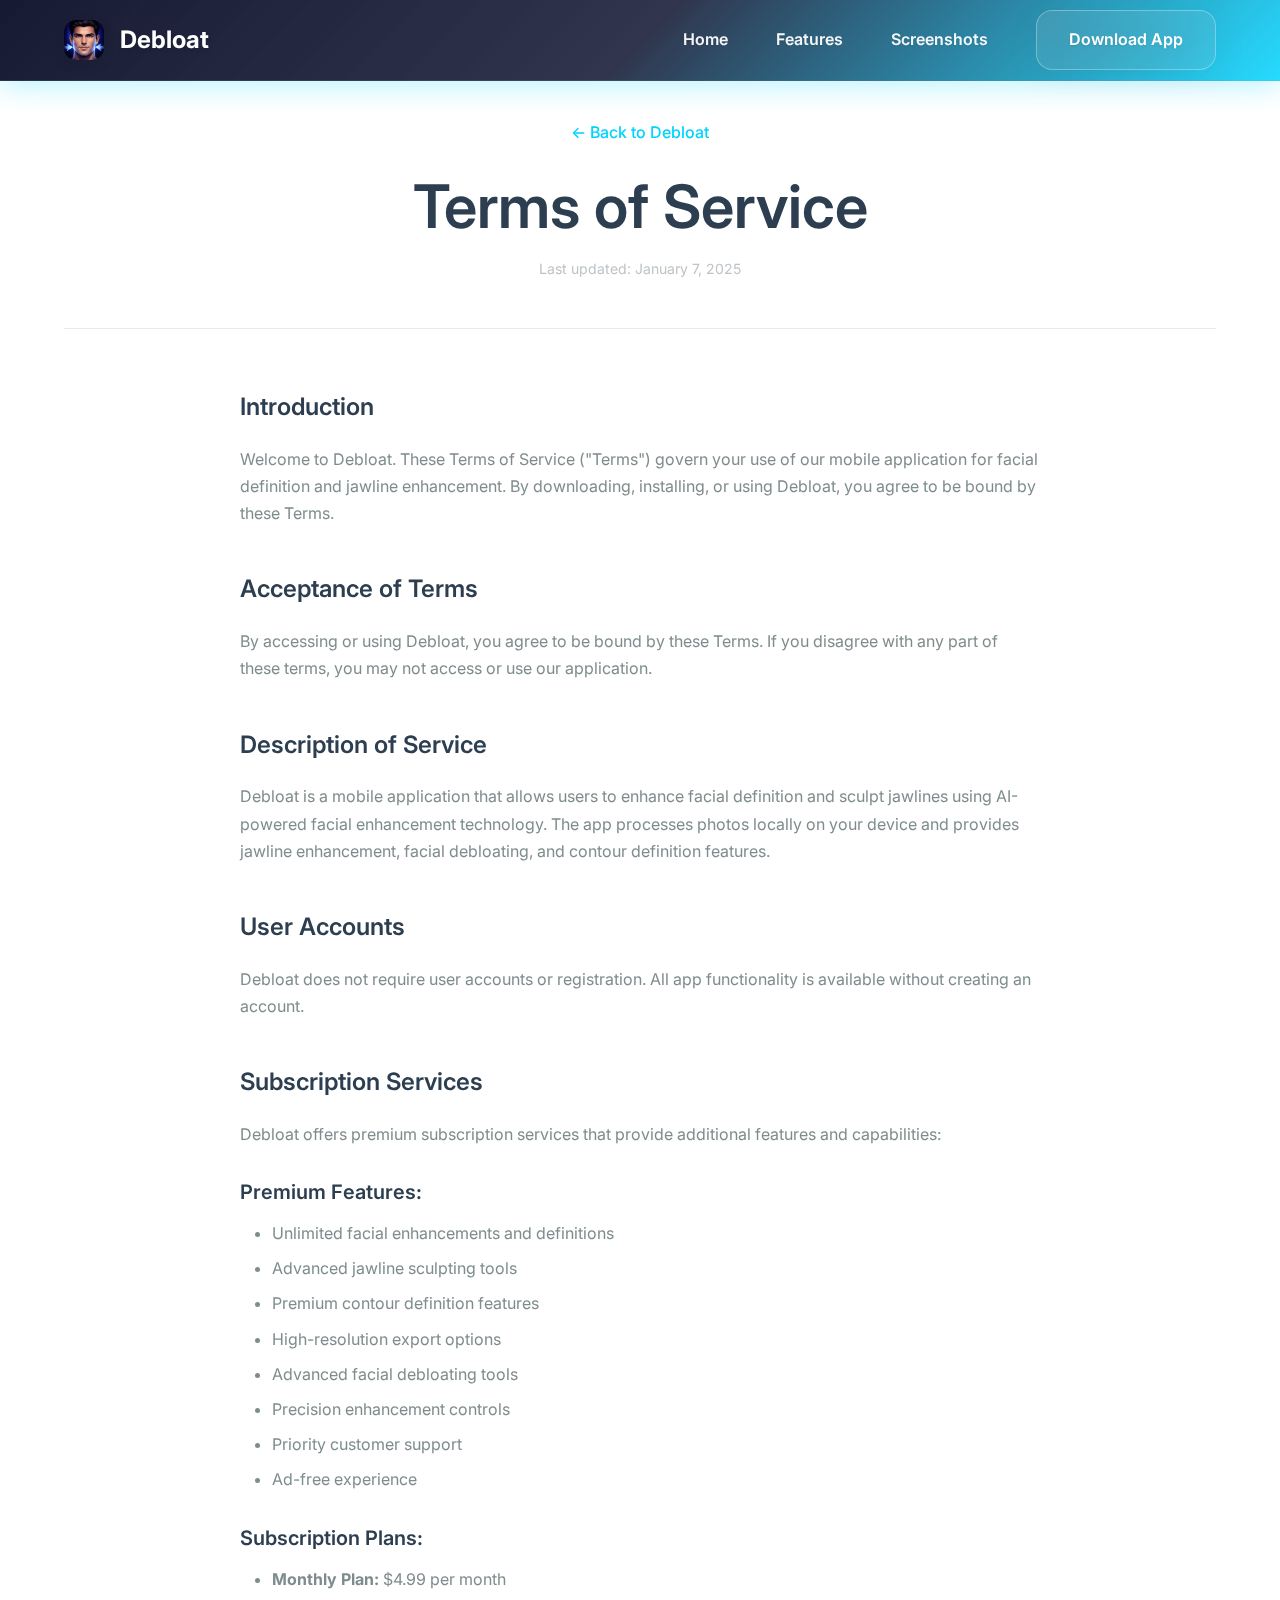
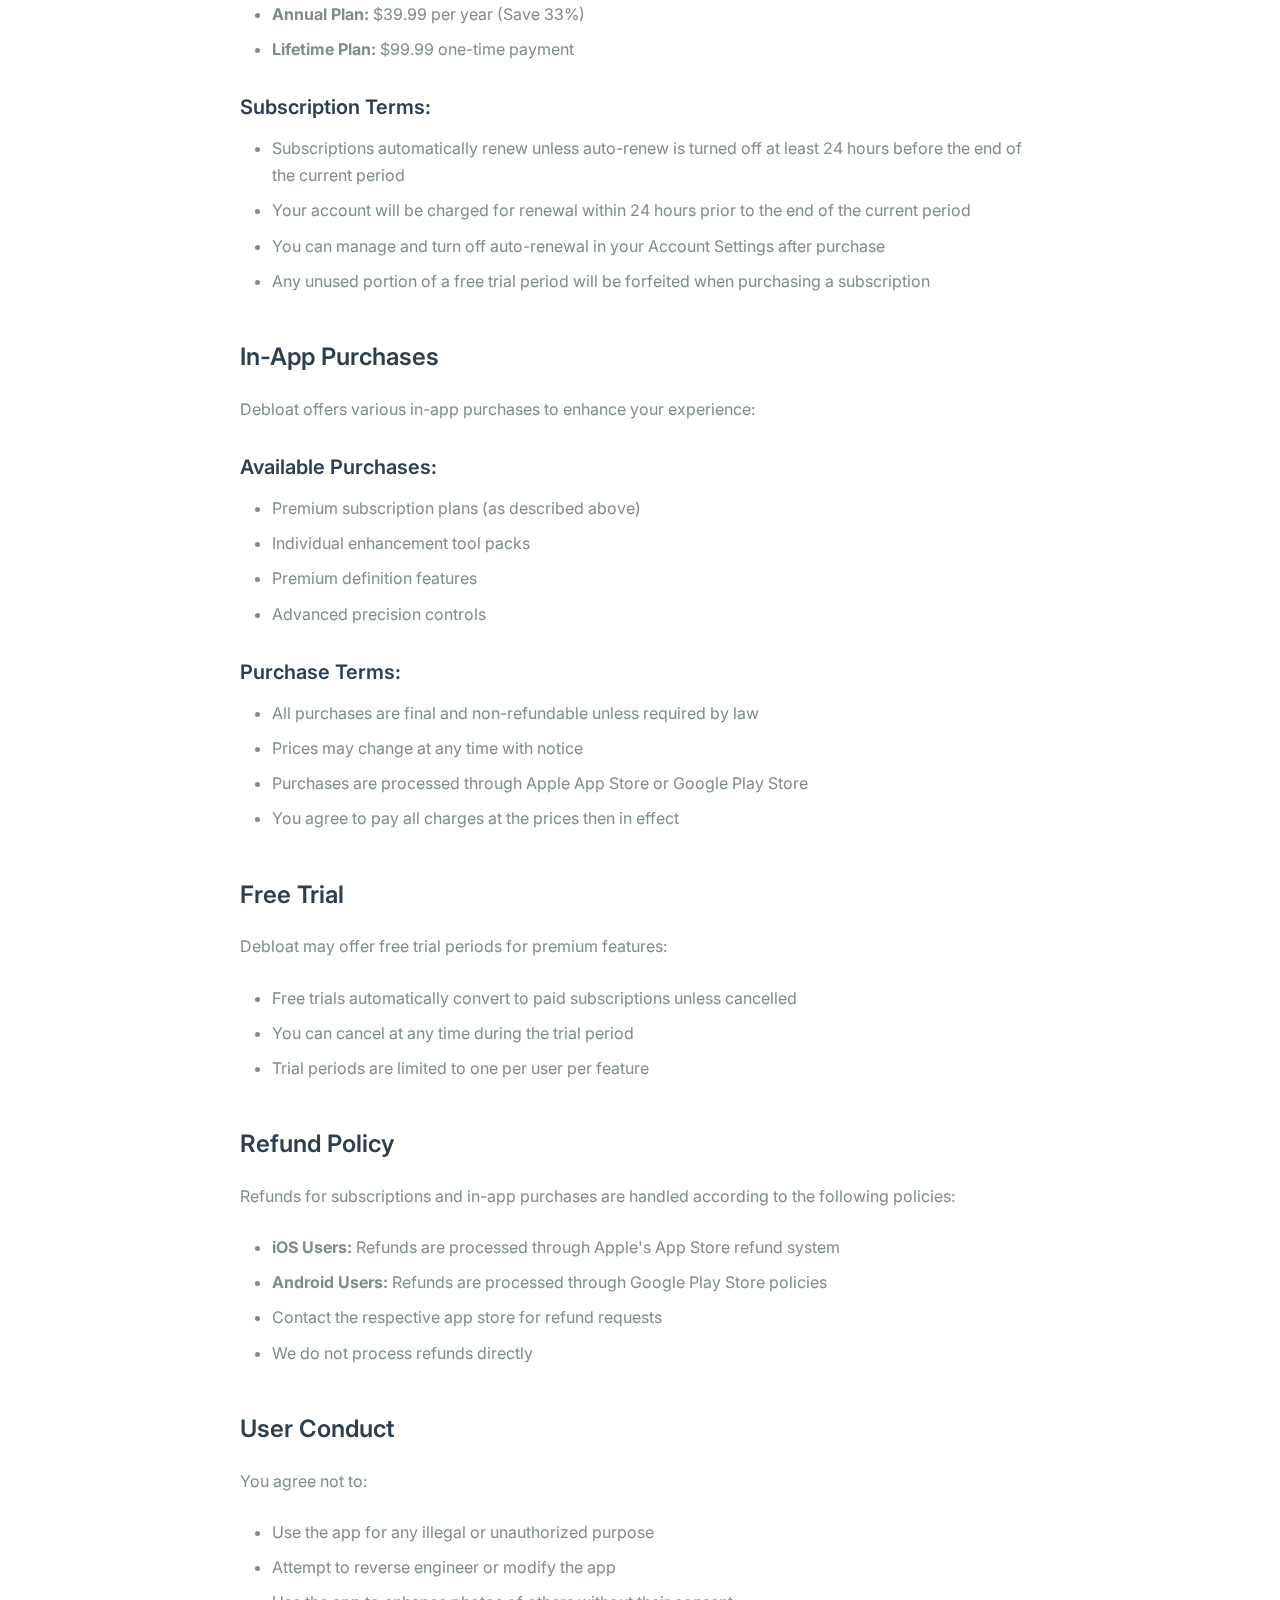
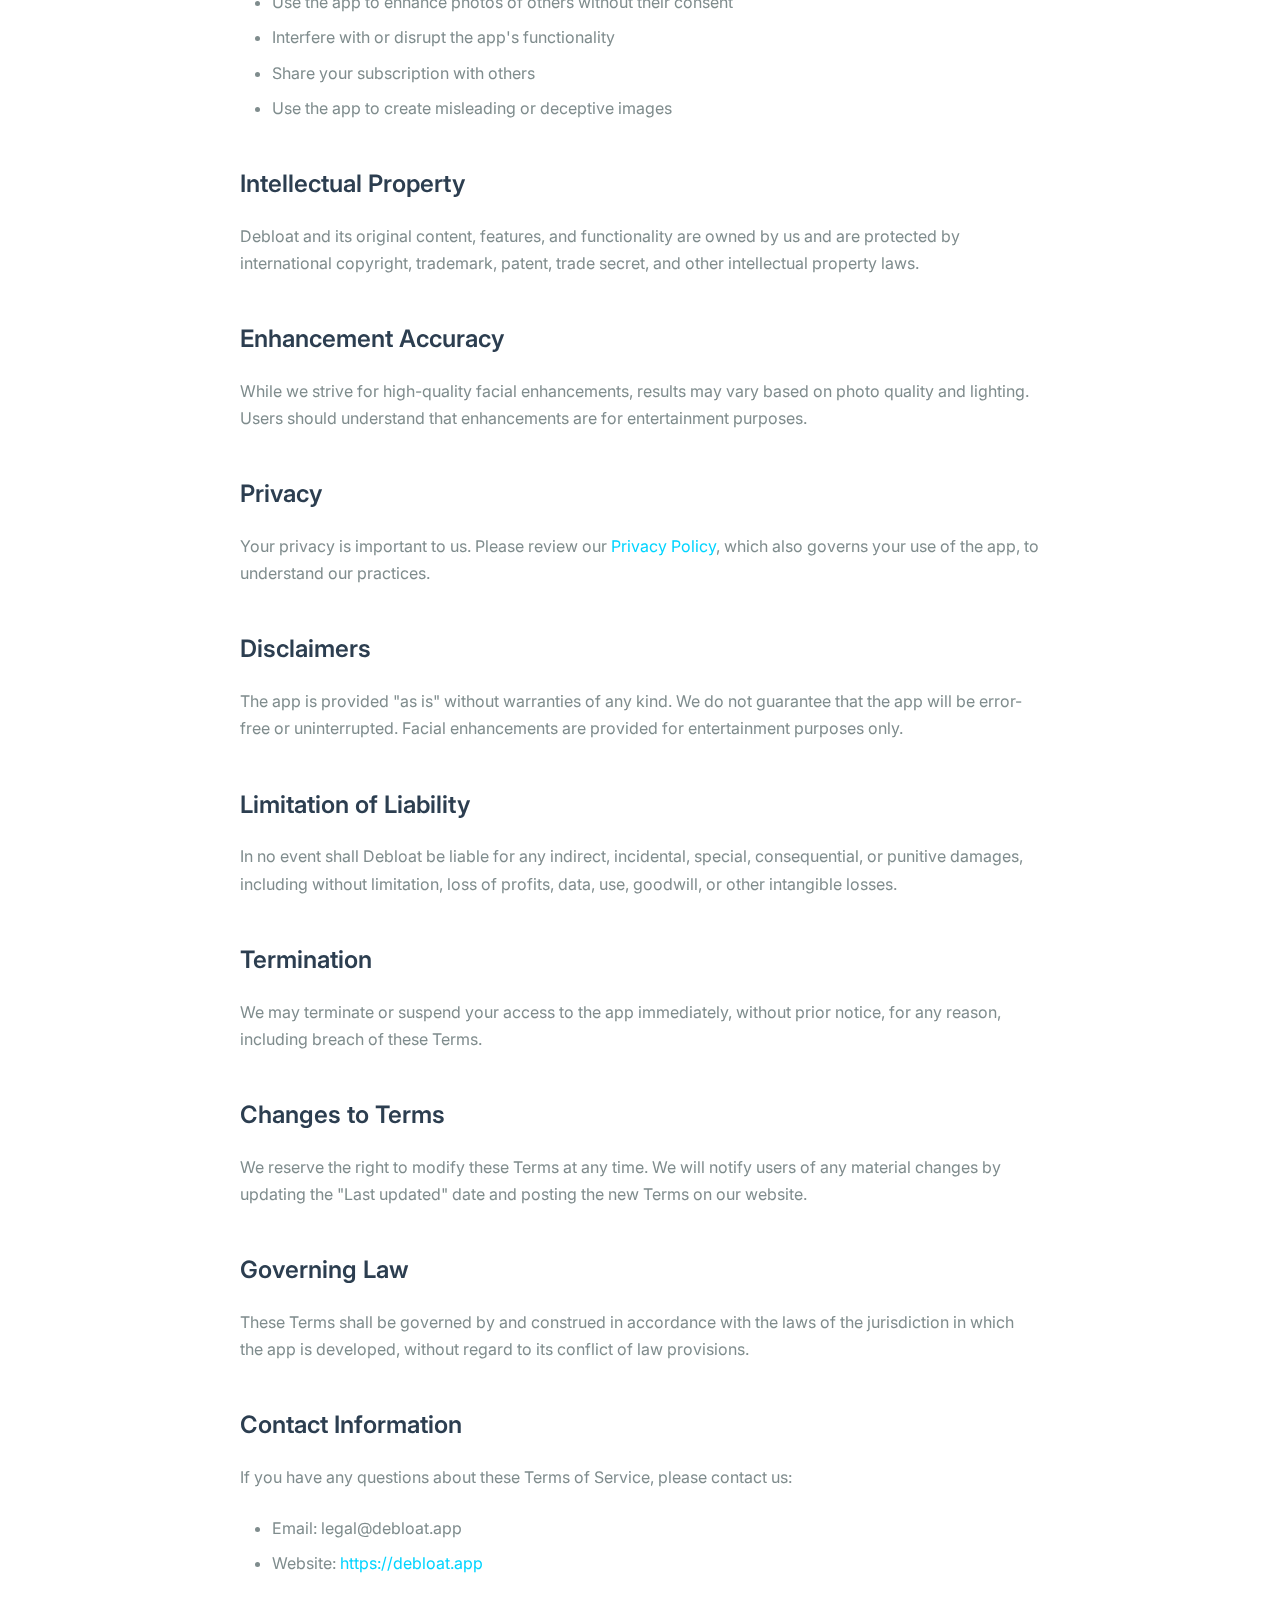
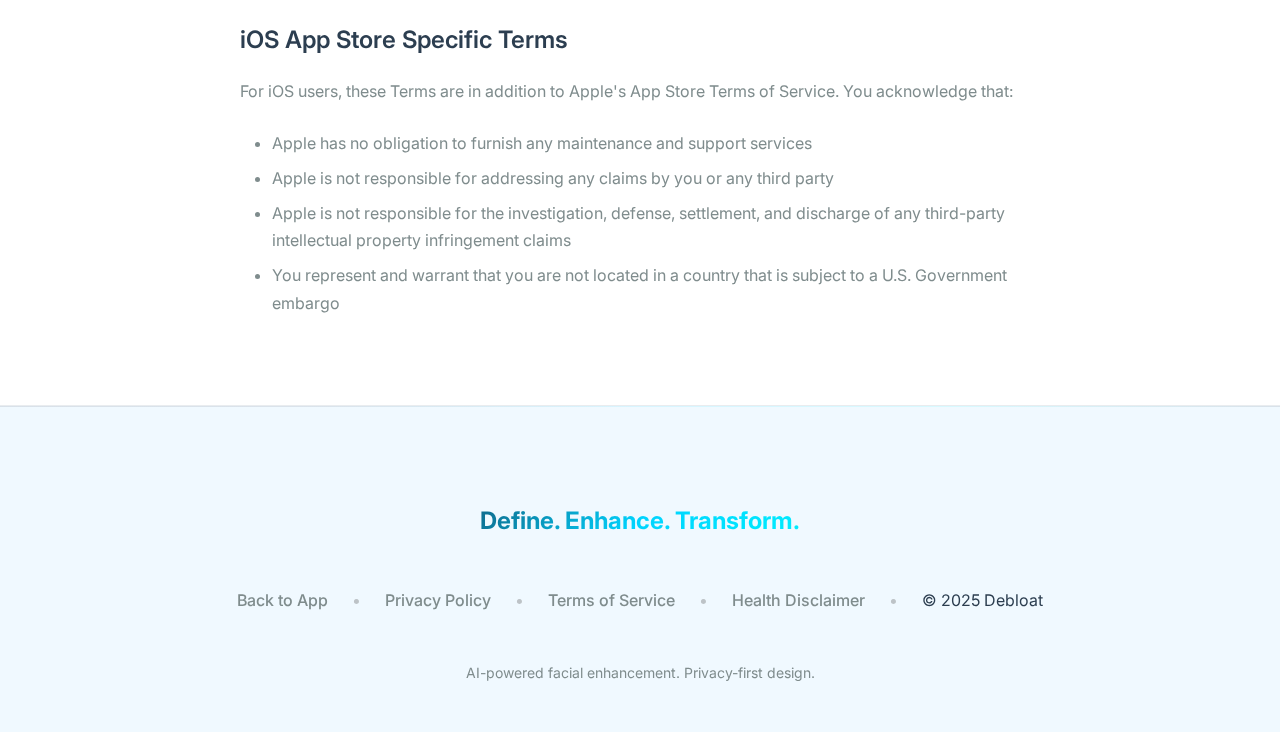
<file: terms.html>
<!DOCTYPE html>
<html lang="en">
  <head>
    <meta charset="UTF-8" />
    <meta name="viewport" content="width=device-width, initial-scale=1.0" />
    <title>Terms of Service - Debloat</title>
    <meta
      name="description"
      content="Debloat Terms of Service - Learn about our terms, subscriptions, and in-app purchases."
    />

    <!-- Favicon -->
    <link rel="icon" type="image/png" href="images/icon.png" />

    <!-- CSS -->
    <link rel="stylesheet" href="styles.css" />

    <!-- Fonts -->
    <link rel="preconnect" href="https://fonts.googleapis.com" />
    <link rel="preconnect" href="https://fonts.gstatic.com" crossorigin />
    <link
      href="https://fonts.googleapis.com/css2?family=Inter:wght@300;400;500;600;700&display=swap"
      rel="stylesheet"
    />
  </head>
  <body>
    <!-- Navigation -->
    <nav class="navbar">
      <div class="nav-container">
        <div class="nav-logo">
          <img src="images/icon.png" alt="Debloat" class="logo" />
          <span class="logo-text">Debloat</span>
        </div>
        <div class="nav-menu">
          <a href="index.html" class="nav-link">Home</a>
          <a href="index.html#features" class="nav-link">Features</a>
          <a href="index.html#screenshots" class="nav-link">Screenshots</a>
          <a href="index.html#download" class="nav-link download-btn"
            >Download App</a
          >
        </div>
        <div class="nav-toggle">
          <span></span>
          <span></span>
          <span></span>
        </div>
      </div>
    </nav>

    <!-- Terms of Service Content -->
    <section class="privacy-content">
      <div class="container">
        <div class="privacy-header">
          <a href="index.html" class="back-link">← Back to Debloat</a>
          <h1>Terms of Service</h1>
          <p class="last-updated">Last updated: January 7, 2025</p>
        </div>

        <div class="privacy-body">
          <h2>Introduction</h2>
          <p>
            Welcome to Debloat. These Terms of Service ("Terms") govern your
            use of our mobile application for facial definition and jawline
            enhancement. By downloading, installing, or using Debloat, you
            agree to be bound by these Terms.
          </p>

          <h2>Acceptance of Terms</h2>
          <p>
            By accessing or using Debloat, you agree to be bound by these
            Terms. If you disagree with any part of these terms, you may not
            access or use our application.
          </p>

          <h2>Description of Service</h2>
          <p>
            Debloat is a mobile application that allows users to enhance facial 
            definition and sculpt jawlines using AI-powered facial enhancement 
            technology. The app processes photos locally on your device and provides 
            jawline enhancement, facial debloating, and contour definition features.
          </p>

          <h2>User Accounts</h2>
          <p>
            Debloat does not require user accounts or registration. All app
            functionality is available without creating an account.
          </p>

          <h2>Subscription Services</h2>
          <p>
            Debloat offers premium subscription services that provide
            additional features and capabilities:
          </p>

          <h3>Premium Features:</h3>
          <ul>
            <li>Unlimited facial enhancements and definitions</li>
            <li>Advanced jawline sculpting tools</li>
            <li>Premium contour definition features</li>
            <li>High-resolution export options</li>
            <li>Advanced facial debloating tools</li>
            <li>Precision enhancement controls</li>
            <li>Priority customer support</li>
            <li>Ad-free experience</li>
          </ul>

          <h3>Subscription Plans:</h3>
          <ul>
            <li><strong>Monthly Plan:</strong> $4.99 per month</li>
            <li><strong>Annual Plan:</strong> $39.99 per year (Save 33%)</li>
            <li><strong>Lifetime Plan:</strong> $99.99 one-time payment</li>
          </ul>

          <h3>Subscription Terms:</h3>
          <ul>
            <li>
              Subscriptions automatically renew unless auto-renew is turned off
              at least 24 hours before the end of the current period
            </li>
            <li>
              Your account will be charged for renewal within 24 hours prior to
              the end of the current period
            </li>
            <li>
              You can manage and turn off auto-renewal in your Account Settings
              after purchase
            </li>
            <li>
              Any unused portion of a free trial period will be forfeited when
              purchasing a subscription
            </li>
          </ul>

          <h2>In-App Purchases</h2>
          <p>
            Debloat offers various in-app purchases to enhance your
            experience:
          </p>

          <h3>Available Purchases:</h3>
          <ul>
            <li>Premium subscription plans (as described above)</li>
            <li>Individual enhancement tool packs</li>
            <li>Premium definition features</li>
            <li>Advanced precision controls</li>
          </ul>

          <h3>Purchase Terms:</h3>
          <ul>
            <li>
              All purchases are final and non-refundable unless required by law
            </li>
            <li>Prices may change at any time with notice</li>
            <li>
              Purchases are processed through Apple App Store or Google Play
              Store
            </li>
            <li>You agree to pay all charges at the prices then in effect</li>
          </ul>

          <h2>Free Trial</h2>
          <p>Debloat may offer free trial periods for premium features:</p>
          <ul>
            <li>
              Free trials automatically convert to paid subscriptions unless
              cancelled
            </li>
            <li>You can cancel at any time during the trial period</li>
            <li>Trial periods are limited to one per user per feature</li>
          </ul>

          <h2>Refund Policy</h2>
          <p>
            Refunds for subscriptions and in-app purchases are handled according
            to the following policies:
          </p>
          <ul>
            <li>
              <strong>iOS Users:</strong> Refunds are processed through Apple's
              App Store refund system
            </li>
            <li>
              <strong>Android Users:</strong> Refunds are processed through
              Google Play Store policies
            </li>
            <li>Contact the respective app store for refund requests</li>
            <li>We do not process refunds directly</li>
          </ul>

          <h2>User Conduct</h2>
          <p>You agree not to:</p>
          <ul>
            <li>Use the app for any illegal or unauthorized purpose</li>
            <li>Attempt to reverse engineer or modify the app</li>
            <li>
              Use the app to enhance photos of others without their consent
            </li>
            <li>Interfere with or disrupt the app's functionality</li>
            <li>Share your subscription with others</li>
            <li>Use the app to create misleading or deceptive images</li>
          </ul>

          <h2>Intellectual Property</h2>
          <p>
            Debloat and its original content, features, and functionality
            are owned by us and are protected by international copyright,
            trademark, patent, trade secret, and other intellectual property
            laws.
          </p>

          <h2>Enhancement Accuracy</h2>
          <p>
            While we strive for high-quality facial enhancements, results may vary 
            based on photo quality and lighting. Users should understand that 
            enhancements are for entertainment purposes.
          </p>

          <h2>Privacy</h2>
          <p>
            Your privacy is important to us. Please review our
            <a href="privacy.html">Privacy Policy</a>, which also governs your
            use of the app, to understand our practices.
          </p>

          <h2>Disclaimers</h2>
          <p>
            The app is provided "as is" without warranties of any kind. We do
            not guarantee that the app will be error-free or uninterrupted.
            Facial enhancements are provided for entertainment purposes only.
          </p>

          <h2>Limitation of Liability</h2>
          <p>
            In no event shall Debloat be liable for any indirect,
            incidental, special, consequential, or punitive damages, including
            without limitation, loss of profits, data, use, goodwill, or other
            intangible losses.
          </p>

          <h2>Termination</h2>
          <p>
            We may terminate or suspend your access to the app immediately,
            without prior notice, for any reason, including breach of these
            Terms.
          </p>

          <h2>Changes to Terms</h2>
          <p>
            We reserve the right to modify these Terms at any time. We will
            notify users of any material changes by updating the "Last updated"
            date and posting the new Terms on our website.
          </p>

          <h2>Governing Law</h2>
          <p>
            These Terms shall be governed by and construed in accordance with
            the laws of the jurisdiction in which the app is developed, without
            regard to its conflict of law provisions.
          </p>

          <h2>Contact Information</h2>
          <p>
            If you have any questions about these Terms of Service, please
            contact us:
          </p>
          <ul>
            <li>Email: legal@debloat.app</li>
            <li>
              Website:
              <a href="https://debloat.app">https://debloat.app</a>
            </li>
          </ul>

          <h2>iOS App Store Specific Terms</h2>
          <p>
            For iOS users, these Terms are in addition to Apple's App Store
            Terms of Service. You acknowledge that:
          </p>
          <ul>
            <li>
              Apple has no obligation to furnish any maintenance and support
              services
            </li>
            <li>
              Apple is not responsible for addressing any claims by you or any
              third party
            </li>
            <li>
              Apple is not responsible for the investigation, defense,
              settlement, and discharge of any third-party intellectual property
              infringement claims
            </li>
            <li>
              You represent and warrant that you are not located in a country
              that is subject to a U.S. Government embargo
            </li>
          </ul>
        </div>
      </div>
    </section>

    <!-- Footer -->
    <footer class="footer">
      <div class="container">
        <div class="footer-content">
          <div class="footer-tagline">
            <p>Define. Enhance. Transform.</p>
          </div>
          <div class="footer-links">
            <a href="index.html">Back to App</a>
            <span class="separator">•</span>
            <a href="privacy.html">Privacy Policy</a>
            <span class="separator">•</span>
            <a href="terms.html">Terms of Service</a>
            <span class="separator">•</span>
            <a href="disclaimer.html">Health Disclaimer</a>
            <span class="separator">•</span>
            <span>© 2025 Debloat</span>
          </div>
          <div class="footer-note">
            <p>AI-powered facial enhancement. Privacy-first design.</p>
          </div>
        </div>
      </div>
    </footer>

    <!-- JavaScript -->
    <script src="script.js"></script>
  </body>
</html>
</file>
<file: styles.css>
/* Reset and Base Styles */
* {
  margin: 0;
  padding: 0;
  box-sizing: border-box;
}

:root {
  /* Debloat - Dark Blue & Cyan Colors Based on Icon */
  --primary: #0a0e27;
  --primary-dark: #050812;
  --primary-light: #1a1f3a;
  --secondary: #00d4ff;
  --secondary-dark: #00b8e6;
  --accent: #00ffff;
  --accent-dark: #00e6e6;
  --text-primary: #2c3e50;
  --text-secondary: #7f8c8d;
  --text-light: #bdc3c7;
  --background: #ffffff;
  --background-alt: #f0f9ff;
  --border: #e9ecef;
  --shadow: rgba(0, 0, 0, 0.08);
  --shadow-hover: rgba(0, 0, 0, 0.12);
  --gradient-primary: linear-gradient(
    135deg,
    #0a0e27 0%,
    #1a1f3a 25%,
    #00d4ff 50%,
    #00ffff 75%,
    #0a0e27 100%
  );
  --gradient-secondary: linear-gradient(135deg, #f0f9ff 0%, #e0f2ff 100%);
  --gradient-glow: linear-gradient(
    135deg,
    rgba(10, 14, 39, 0.15) 0%,
    rgba(0, 212, 255, 0.15) 100%
  );

  /* Typography */
  --font-family: "Inter", -apple-system, BlinkMacSystemFont, "Segoe UI", Roboto,
    sans-serif;
  --font-size-xs: 0.75rem;
  --font-size-sm: 0.875rem;
  --font-size-base: 1rem;
  --font-size-lg: 1.125rem;
  --font-size-xl: 1.25rem;
  --font-size-2xl: 1.5rem;
  --font-size-3xl: 1.875rem;
  --font-size-4xl: 2.25rem;
  --font-size-5xl: 3rem;
  --font-size-6xl: 3.75rem;

  /* Spacing */
  --spacing-xs: 0.5rem;
  --spacing-sm: 1rem;
  --spacing-md: 1.5rem;
  --spacing-lg: 2rem;
  --spacing-xl: 3rem;
  --spacing-2xl: 4rem;
  --spacing-3xl: 6rem;

  /* Border Radius */
  --radius-sm: 0.375rem;
  --radius-md: 0.5rem;
  --radius-lg: 0.75rem;
  --radius-xl: 1rem;
  --radius-2xl: 1.5rem;
  --radius-3xl: 2rem;

  /* Transitions */
  --transition: all 0.3s ease;
  --transition-slow: all 0.5s ease;
  --transition-fast: all 0.15s ease;
}

/* Dark Mode */
@media (prefers-color-scheme: dark) {
  :root {
    --text-primary: #ffffff;
    --text-secondary: #bdc3c7;
    --text-light: #95a5a6;
    --background: #1a1a1a;
    --background-alt: #2c2c2c;
    --border: #404040;
    --shadow: rgba(0, 0, 0, 0.3);
    --shadow-hover: rgba(0, 0, 0, 0.4);
  }
}

html {
  scroll-behavior: smooth;
}

body {
  font-family: var(--font-family);
  font-size: var(--font-size-base);
  line-height: 1.6;
  color: var(--text-primary);
  background: radial-gradient(
      circle at 50% 50%,
      rgba(10, 14, 39, 0.12) 0%,
      rgba(0, 212, 255, 0.08) 30%,
      rgba(0, 255, 255, 0.05) 60%,
      rgba(10, 14, 39, 0.03) 100%
    ),
    linear-gradient(135deg, #0a0e27 0%, #1a1f3a 50%, #0f1629 100%);
  background-attachment: fixed;
  overflow-x: hidden;
}

/* Typography */
h1,
h2,
h3,
h4,
h5,
h6 {
  font-weight: 600;
  line-height: 1.2;
  margin-bottom: var(--spacing-sm);
}

h1 {
  font-size: var(--font-size-6xl);
}
h2 {
  font-size: var(--font-size-5xl);
}
h3 {
  font-size: var(--font-size-4xl);
}
h4 {
  font-size: var(--font-size-3xl);
}
h5 {
  font-size: var(--font-size-2xl);
}
h6 {
  font-size: var(--font-size-xl);
}

p {
  margin-bottom: var(--spacing-sm);
  color: var(--text-secondary);
}

/* Container */
.container {
  max-width: 1200px;
  margin: 0 auto;
  padding: 0 var(--spacing-md);
}

/* Buttons */
.btn {
  display: inline-flex;
  align-items: center;
  gap: var(--spacing-xs);
  padding: var(--spacing-lg) var(--spacing-2xl);
  border: none;
  border-radius: var(--radius-2xl);
  font-size: var(--font-size-xl);
  font-weight: 600;
  text-decoration: none;
  cursor: pointer;
  transition: var(--transition);
  white-space: nowrap;
  position: relative;
  overflow: hidden;
  min-width: 200px;
  justify-content: center;
}

.btn::before {
  content: "";
  position: absolute;
  top: 0;
  left: -100%;
  width: 100%;
  height: 100%;
  background: linear-gradient(
    90deg,
    transparent,
    rgba(255, 255, 255, 0.2),
    transparent
  );
  transition: var(--transition-slow);
}

.btn:hover::before {
  left: 100%;
}

.btn-primary {
  background: var(--gradient-primary);
  color: white;
  box-shadow: 0 12px 40px rgba(0, 212, 255, 0.4), 0 4px 16px rgba(0, 0, 0, 0.2),
    0 0 0 1px rgba(255, 255, 255, 0.1);
  transform: translateY(0);
  border: 2px solid rgba(255, 255, 255, 0.2);
  backdrop-filter: blur(10px);
  text-shadow: 0 2px 4px rgba(0, 0, 0, 0.3);
  font-weight: 700;
  letter-spacing: 0.5px;
  filter: drop-shadow(0 4px 8px rgba(0, 0, 0, 0.2));
}

.btn-primary:hover {
  transform: translateY(-6px);
  box-shadow: 0 20px 60px rgba(0, 212, 255, 0.5), 0 8px 24px rgba(0, 0, 0, 0.3),
    0 0 0 2px rgba(255, 255, 255, 0.3);
  border-color: rgba(255, 255, 255, 0.4);
  text-shadow: 0 2px 6px rgba(0, 0, 0, 0.4);
  filter: drop-shadow(0 8px 16px rgba(0, 0, 0, 0.3)) brightness(1.1);
}

/* Navigation */
.navbar {
  position: fixed;
  top: 0;
  left: 0;
  right: 0;
  background: linear-gradient(
    135deg,
    rgba(10, 14, 39, 0.95) 0%,
    rgba(26, 31, 58, 0.9) 50%,
    rgba(0, 212, 255, 0.85) 100%
  );
  backdrop-filter: blur(20px);
  border-bottom: 1px solid rgba(255, 255, 255, 0.1);
  z-index: 1000;
  transition: var(--transition);
  box-shadow: 0 4px 30px rgba(0, 212, 255, 0.3);
}

.nav-container {
  max-width: 1200px;
  margin: 0 auto;
  padding: 0 var(--spacing-md);
  display: flex;
  align-items: center;
  justify-content: space-between;
  height: 80px;
}

.nav-logo {
  display: flex;
  align-items: center;
  gap: var(--spacing-sm);
}

.logo {
  width: 40px;
  height: 40px;
  border-radius: var(--radius-lg);
  box-shadow: 0 4px 12px rgba(0, 0, 0, 0.1);
  transition: var(--transition);
}

.logo:hover {
  transform: scale(1.1);
}

.logo-text {
  font-size: var(--font-size-2xl);
  font-weight: 700;
  color: white;
  text-shadow: 0 2px 4px rgba(0, 0, 0, 0.1);
}

.nav-menu {
  display: flex;
  align-items: center;
  gap: var(--spacing-xl);
}

.nav-link {
  color: rgba(255, 255, 255, 0.95);
  text-decoration: none;
  font-weight: 600;
  transition: var(--transition);
  position: relative;
  padding: var(--spacing-xs) 0;
  text-shadow: 0 1px 2px rgba(0, 0, 0, 0.1);
}

.nav-link::after {
  content: "";
  position: absolute;
  bottom: 0;
  left: 0;
  width: 0;
  height: 2px;
  background: white;
  transition: var(--transition);
}

.nav-link:hover {
  color: white;
  text-shadow: 0 2px 4px rgba(0, 0, 0, 0.2);
}

.nav-link:hover::after {
  width: 100%;
  box-shadow: 0 0 8px rgba(255, 255, 255, 0.3);
}

.nav-link.download-btn {
  background: rgba(255, 255, 255, 0.2);
  color: white;
  padding: var(--spacing-sm) var(--spacing-lg);
  border-radius: var(--radius-xl);
  border: 1px solid rgba(255, 255, 255, 0.3);
  backdrop-filter: blur(10px);
}

.nav-link.download-btn:hover {
  background: rgba(255, 255, 255, 0.3);
  transform: translateY(-2px);
}

.nav-toggle {
  display: none;
  flex-direction: column;
  cursor: pointer;
}

.nav-toggle span {
  width: 25px;
  height: 3px;
  background: white;
  margin: 3px 0;
  transition: var(--transition);
}

/* Hero Section */
.hero {
  padding: 140px 0 var(--spacing-3xl);
  background: var(--gradient-primary);
  min-height: 100vh;
  display: flex;
  align-items: center;
  color: white;
  position: relative;
  overflow: hidden;
}

.hero::before {
  content: "";
  position: absolute;
  top: 0;
  left: 0;
  right: 0;
  bottom: 0;
  background: var(--gradient-glow);
  opacity: 0.3;
  animation: pulse 4s ease-in-out infinite;
}

@keyframes pulse {
  0%,
  100% {
    opacity: 0.3;
  }
  50% {
    opacity: 0.5;
  }
}

.hero .container {
  display: grid;
  grid-template-columns: 1fr 1fr;
  gap: var(--spacing-3xl);
  align-items: center;
  position: relative;
  z-index: 2;
}

.hero-content {
  max-width: 600px;
}

.hero-icon {
  margin-bottom: var(--spacing-xl);
  animation: float 6s ease-in-out infinite;
}

@keyframes float {
  0%,
  100% {
    transform: translateY(0px);
  }
  50% {
    transform: translateY(-10px);
  }
}

.app-icon {
  width: 100px;
  height: 100px;
  border-radius: var(--radius-2xl);
  box-shadow: 0 20px 40px rgba(0, 0, 0, 0.2);
  transition: var(--transition);
}

.app-icon:hover {
  transform: scale(1.05) rotate(5deg);
}

.hero-title {
  font-size: var(--font-size-6xl);
  font-weight: 800;
  line-height: 1.1;
  margin-bottom: var(--spacing-lg);
  color: white;
  text-shadow: 0 4px 8px rgba(0, 0, 0, 0.1);
}

.gradient-text {
  background: linear-gradient(135deg, #ffffff, #e0f7ff, #00d4ff, #ffffff);
  -webkit-background-clip: text;
  -webkit-text-fill-color: transparent;
  background-clip: text;
  animation: shimmer 3s ease-in-out infinite;
}

@keyframes shimmer {
  0%,
  100% {
    background-position: 0% 50%;
  }
  50% {
    background-position: 100% 50%;
  }
}

.hero-subtitle {
  font-size: var(--font-size-xl);
  color: rgba(255, 255, 255, 0.9);
  margin-bottom: var(--spacing-2xl);
  line-height: 1.6;
  font-weight: 400;
}

.hero-cta {
  margin-bottom: var(--spacing-2xl);
}

.hero-screenshots {
  display: flex;
  flex-direction: column;
  gap: var(--spacing-xl);
  align-items: center;
  justify-content: center;
  animation: slideInRight 1s ease-out;
}

@keyframes slideInRight {
  from {
    opacity: 0;
    transform: translateX(50px);
  }
  to {
    opacity: 1;
    transform: translateX(0);
  }
}

.screenshot-main {
  position: relative;
}

.main-screenshot {
  width: 100%;
  max-width: 400px;
  height: auto;
  border-radius: var(--radius-3xl);
  box-shadow: 0 30px 60px rgba(0, 0, 0, 0.3);
  transition: var(--transition);
  filter: drop-shadow(0 10px 20px rgba(0, 0, 0, 0.2));
}

.main-screenshot:hover {
  transform: translateY(-10px) scale(1.02);
  box-shadow: 0 40px 80px rgba(0, 0, 0, 0.4);
}

/* Section Styles */
.section-header {
  text-align: center;
  margin-bottom: var(--spacing-3xl);
}

.section-header h2 {
  margin-bottom: var(--spacing-lg);
  background: var(--gradient-primary);
  -webkit-background-clip: text;
  -webkit-text-fill-color: transparent;
  background-clip: text;
}

.section-header p {
  font-size: var(--font-size-xl);
  max-width: 700px;
  margin: 0 auto;
  color: var(--text-secondary);
}

/* Features Section */
.features {
  padding: var(--spacing-3xl) 0;
  background: var(--background);
  position: relative;
}

.features::before {
  content: "";
  position: absolute;
  top: 0;
  left: 0;
  right: 0;
  height: 1px;
  background: var(--gradient-primary);
  opacity: 0.1;
}

.features-grid {
  display: grid;
  grid-template-columns: repeat(auto-fit, minmax(350px, 1fr));
  gap: var(--spacing-xl);
}

.feature-card {
  background: var(--background);
  padding: var(--spacing-2xl);
  border-radius: var(--radius-3xl);
  border: none;
  text-align: center;
  transition: var(--transition);
  box-shadow: 0 8px 32px var(--shadow);
  position: relative;
  overflow: hidden;
}

.feature-card::before {
  content: "";
  position: absolute;
  top: 0;
  left: 0;
  right: 0;
  height: 4px;
  background: var(--gradient-primary);
  transform: scaleX(0);
  transition: var(--transition);
}

.feature-card:hover {
  transform: translateY(-8px);
  box-shadow: 0 20px 60px var(--shadow-hover);
}

.feature-card:hover::before {
  transform: scaleX(1);
}

.feature-icon {
  font-size: 3rem;
  margin-bottom: var(--spacing-lg);
  opacity: 0.8;
  transition: var(--transition);
}

.feature-card:hover .feature-icon {
  transform: scale(1.1);
  opacity: 1;
}

.feature-card h3 {
  margin-bottom: var(--spacing-md);
  font-weight: 700;
}

/* Screenshots Section */
.screenshots {
  padding: var(--spacing-3xl) 0;
  background: var(--background-alt);
  position: relative;
}

.screenshots::before {
  content: "";
  position: absolute;
  top: 0;
  left: 0;
  right: 0;
  height: 1px;
  background: var(--gradient-primary);
  opacity: 0.1;
}

.screenshots-grid {
  display: grid;
  grid-template-columns: repeat(auto-fit, minmax(300px, 1fr));
  gap: var(--spacing-xl);
}

.screenshot {
  text-align: center;
  transition: var(--transition);
}

.screenshot img {
  width: 100%;
  max-width: 350px;
  height: auto;
  border-radius: var(--radius-3xl);
  margin-bottom: var(--spacing-lg);
  box-shadow: 0 20px 40px var(--shadow);
  transition: var(--transition);
  filter: drop-shadow(0 8px 16px rgba(0, 0, 0, 0.1));
}

.screenshot img:hover {
  transform: translateY(-8px) scale(1.02);
  box-shadow: 0 30px 60px var(--shadow-hover);
}

.screenshot h4 {
  margin-bottom: var(--spacing-sm);
  font-weight: 600;
}

/* Download Section */
.download {
  padding: var(--spacing-3xl) 0;
  background: var(--gradient-primary);
  color: white;
  text-align: center;
  position: relative;
  overflow: hidden;
}

.download::before {
  content: "";
  position: absolute;
  top: 0;
  left: 0;
  right: 0;
  bottom: 0;
  background: var(--gradient-glow);
  opacity: 0.2;
}

.download .container {
  position: relative;
  z-index: 2;
}

.download h2 {
  color: white;
  margin-bottom: var(--spacing-lg);
  font-size: var(--font-size-5xl);
  font-weight: 800;
  text-shadow: 0 4px 8px rgba(0, 0, 0, 0.1);
}

.download p {
  color: rgba(255, 255, 255, 0.9);
  font-size: var(--font-size-xl);
  margin-bottom: var(--spacing-2xl);
  font-weight: 400;
}

.download-buttons {
  display: flex;
  justify-content: center;
  gap: var(--spacing-lg);
  margin-bottom: var(--spacing-2xl);
  flex-wrap: wrap;
}

.download-btn {
  transition: var(--transition);
  filter: drop-shadow(0 8px 16px rgba(0, 0, 0, 0.2));
  text-decoration: none;
}

.download-btn:hover {
  transform: translateY(-4px);
  filter: drop-shadow(0 12px 24px rgba(0, 0, 0, 0.3));
  text-decoration: none;
}

.store-button {
  display: flex;
  align-items: center;
  gap: 12px;
  background: #000;
  color: #fff;
  padding: 12px 20px;
  border-radius: 8px;
  min-width: 180px;
  transition: all 0.3s ease;
  text-decoration: none;
  border: 1px solid rgba(255, 255, 255, 0.1);
}

.store-button:hover {
  background: #1a1a1a;
  transform: translateY(-2px);
  color: #fff;
  text-decoration: none;
  border-color: rgba(255, 255, 255, 0.2);
  box-shadow: 0 8px 24px rgba(0, 0, 0, 0.3);
}

.store-icon {
  display: flex;
  align-items: center;
  justify-content: center;
  width: 32px;
  height: 32px;
  flex-shrink: 0;
  border-radius: 4px;
  overflow: visible;
}

.store-icon svg {
  width: 24px;
  height: 24px;
  fill: currentColor;
}

.store-text {
  display: flex;
  flex-direction: column;
  line-height: 1.2;
}

.store-label {
  font-size: 10px;
  font-weight: 400;
  opacity: 0.8;
  text-transform: uppercase;
  letter-spacing: 0.5px;
  color: #fff;
}

.store-name {
  font-size: 16px;
  font-weight: 600;
  margin-top: 2px;
  color: #fff;
}

.download-btn img {
  height: 70px;
  width: auto;
}

/* Footer */
.footer {
  background: var(--background-alt);
  padding: var(--spacing-3xl) 0 var(--spacing-lg);
  border-top: 1px solid var(--border);
  position: relative;
}

.footer::before {
  content: "";
  position: absolute;
  top: 0;
  left: 0;
  right: 0;
  height: 1px;
  background: var(--gradient-primary);
  opacity: 0.1;
}

.footer-content {
  text-align: center;
}

.footer-tagline {
  margin-bottom: var(--spacing-xl);
}

.footer-tagline p {
  font-size: var(--font-size-2xl);
  font-weight: 700;
  color: var(--text-primary);
  background: var(--gradient-primary);
  -webkit-background-clip: text;
  -webkit-text-fill-color: transparent;
  background-clip: text;
}

.footer-links {
  display: flex;
  justify-content: center;
  align-items: center;
  gap: var(--spacing-md);
  margin-bottom: var(--spacing-xl);
  flex-wrap: wrap;
}

.footer-links a {
  color: var(--text-secondary);
  text-decoration: none;
  transition: var(--transition);
  font-weight: 500;
}

.footer-links a:hover {
  color: var(--secondary);
  transform: translateY(-2px);
}

.separator {
  color: var(--text-light);
}

.footer-note {
  color: var(--text-light);
  font-size: var(--font-size-sm);
}

/* Responsive Design */
@media (max-width: 1024px) {
  .hero .container {
    gap: var(--spacing-2xl);
  }

  .hero-title {
    font-size: var(--font-size-5xl);
  }

  .main-screenshot {
    max-width: 350px;
  }

  .features-grid {
    grid-template-columns: repeat(auto-fit, minmax(300px, 1fr));
  }
}

@media (max-width: 768px) {
  .nav-menu {
    display: none;
  }

  .nav-toggle {
    display: flex;
  }

  .hero {
    text-align: center;
    padding: 120px 0 var(--spacing-2xl);
  }

  .hero .container {
    grid-template-columns: 1fr;
    gap: var(--spacing-2xl);
  }

  .hero-content {
    order: 2;
  }

  .hero-screenshots {
    order: 1;
  }

  .hero-title {
    font-size: var(--font-size-4xl);
  }

  .hero-subtitle {
    font-size: var(--font-size-lg);
  }

  .features-grid {
    grid-template-columns: 1fr;
  }

  .screenshots-grid {
    grid-template-columns: repeat(auto-fit, minmax(280px, 1fr));
  }

  .download-buttons {
    flex-direction: column;
    align-items: center;
    gap: var(--spacing-md);
  }

  .store-button {
    min-width: 200px;
    padding: 14px 24px;
  }

  .footer-links {
    flex-direction: column;
    gap: var(--spacing-sm);
  }

  .separator {
    display: none;
  }
}

@media (max-width: 480px) {
  .container {
    padding: 0 var(--spacing-sm);
  }

  .hero-title {
    font-size: var(--font-size-3xl);
  }

  .hero-subtitle {
    font-size: var(--font-size-base);
  }

  .section-header h2 {
    font-size: var(--font-size-3xl);
  }

  .feature-card,
  .screenshot {
    padding: var(--spacing-xl);
  }

  .main-screenshot {
    max-width: 300px;
  }

  .download-btn img {
    height: 60px;
  }
}

/* Mobile Menu Styles */
.nav-menu.active {
  display: flex;
  position: absolute;
  top: 100%;
  left: 0;
  right: 0;
  background: linear-gradient(
    135deg,
    rgba(10, 14, 39, 0.98) 0%,
    rgba(26, 31, 58, 0.95) 50%,
    rgba(0, 212, 255, 0.92) 100%
  );
  flex-direction: column;
  padding: var(--spacing-xl);
  border-top: 1px solid rgba(255, 255, 255, 0.1);
  box-shadow: 0 8px 32px rgba(0, 212, 255, 0.3);
  gap: var(--spacing-md);
  backdrop-filter: blur(20px);
}

.nav-toggle.active span:nth-child(1) {
  transform: rotate(45deg) translate(5px, 5px);
}

.nav-toggle.active span:nth-child(2) {
  opacity: 0;
}

.nav-toggle.active span:nth-child(3) {
  transform: rotate(-45deg) translate(7px, -6px);
}

/* Animations */
@keyframes fadeInUp {
  from {
    opacity: 0;
    transform: translateY(30px);
  }
  to {
    opacity: 1;
    transform: translateY(0);
  }
}

.fade-in-up {
  animation: fadeInUp 0.6s ease-out;
}

/* Smooth scrolling for anchor links */
html {
  scroll-padding-top: 100px;
}

/* Image loading animation */
img {
  opacity: 0;
  transition: opacity 0.3s ease;
}

img.loaded {
  opacity: 1;
}

/* Focus styles for accessibility */
a:focus,
button:focus {
  outline: 2px solid var(--secondary);
  outline-offset: 2px;
}

/* Active navigation link */
.nav-link.active {
  color: white !important;
  font-weight: 700;
  text-shadow: 0 1px 2px rgba(0, 0, 0, 0.2);
}

.nav-link.active::after {
  width: 100%;
  background: white;
  box-shadow: 0 0 8px rgba(255, 255, 255, 0.5);
}

/* Scrollbar styling */
::-webkit-scrollbar {
  width: 8px;
}

::-webkit-scrollbar-track {
  background: var(--background-alt);
}

::-webkit-scrollbar-thumb {
  background: var(--gradient-primary);
  border-radius: var(--radius-lg);
}

::-webkit-scrollbar-thumb:hover {
  background: var(--secondary);
}

/* Privacy Policy Page */
.privacy-content {
  padding: 120px 0 var(--spacing-2xl);
  background: var(--background);
  min-height: 100vh;
}

.privacy-header {
  text-align: center;
  margin-bottom: var(--spacing-2xl);
  padding-bottom: var(--spacing-lg);
  border-bottom: 1px solid var(--border);
}

.back-link {
  display: inline-block;
  color: var(--secondary);
  text-decoration: none;
  font-weight: 500;
  margin-bottom: var(--spacing-md);
  transition: var(--transition);
}

.back-link:hover {
  color: var(--secondary-dark);
}

.privacy-header h1 {
  margin-bottom: var(--spacing-sm);
  color: var(--text-primary);
}

.last-updated {
  color: var(--text-light);
  font-size: var(--font-size-sm);
}

.privacy-body {
  max-width: 800px;
  margin: 0 auto;
  line-height: 1.7;
}

.privacy-body h2 {
  color: var(--text-primary);
  margin-top: var(--spacing-xl);
  margin-bottom: var(--spacing-md);
  font-size: var(--font-size-2xl);
}

.privacy-body h3 {
  color: var(--text-primary);
  margin-top: var(--spacing-lg);
  margin-bottom: var(--spacing-sm);
  font-size: var(--font-size-xl);
}

.privacy-body p {
  margin-bottom: var(--spacing-md);
  color: var(--text-secondary);
}

.privacy-body ul {
  margin-bottom: var(--spacing-md);
  padding-left: var(--spacing-lg);
}

.privacy-body li {
  margin-bottom: var(--spacing-xs);
  color: var(--text-secondary);
}

.privacy-body a {
  color: var(--secondary);
  text-decoration: none;
  transition: var(--transition);
}

.privacy-body a:hover {
  color: var(--secondary-dark);
  text-decoration: underline;
}

/* Responsive Privacy Page */
@media (max-width: 768px) {
  .privacy-content {
    padding: 100px 0 var(--spacing-xl);
  }

  .privacy-body {
    padding: 0 var(--spacing-sm);
  }

  .privacy-body h2 {
    font-size: var(--font-size-xl);
  }

  .privacy-body h3 {
    font-size: var(--font-size-lg);
  }
}
</file>
